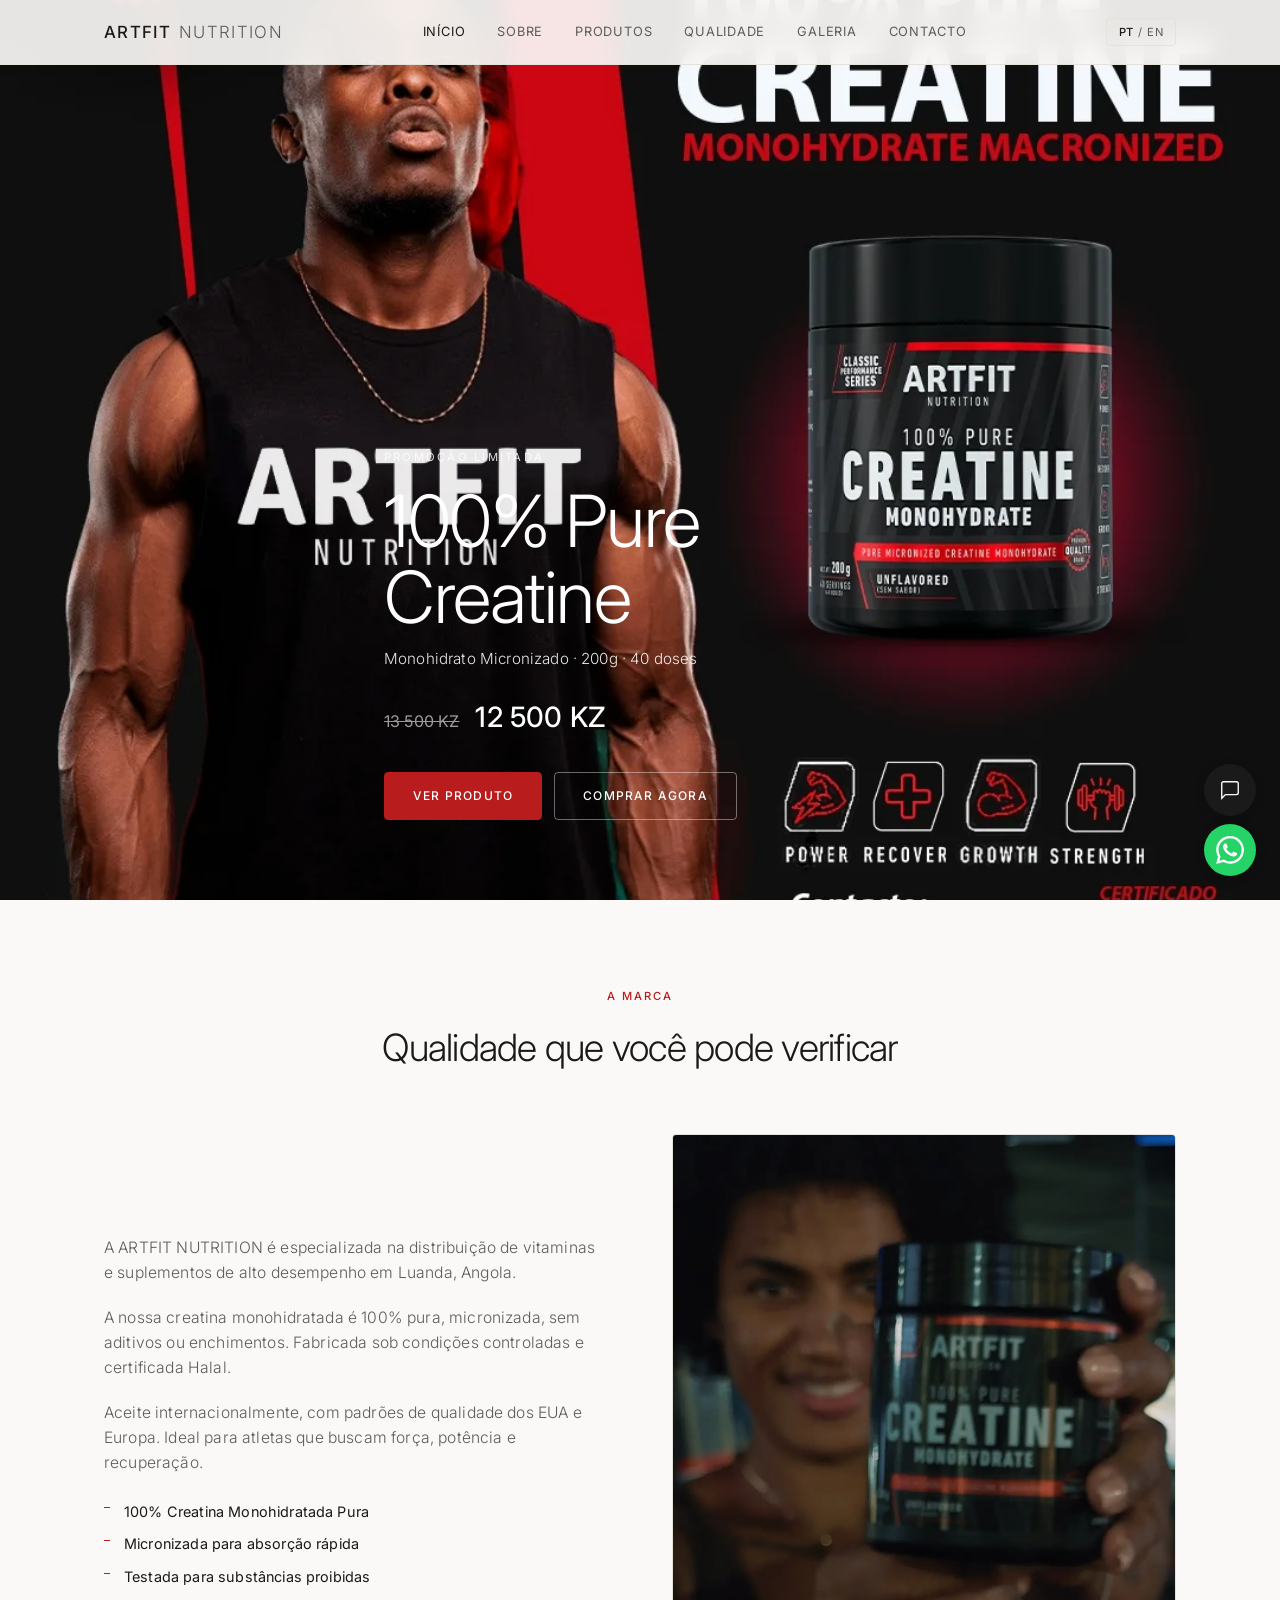
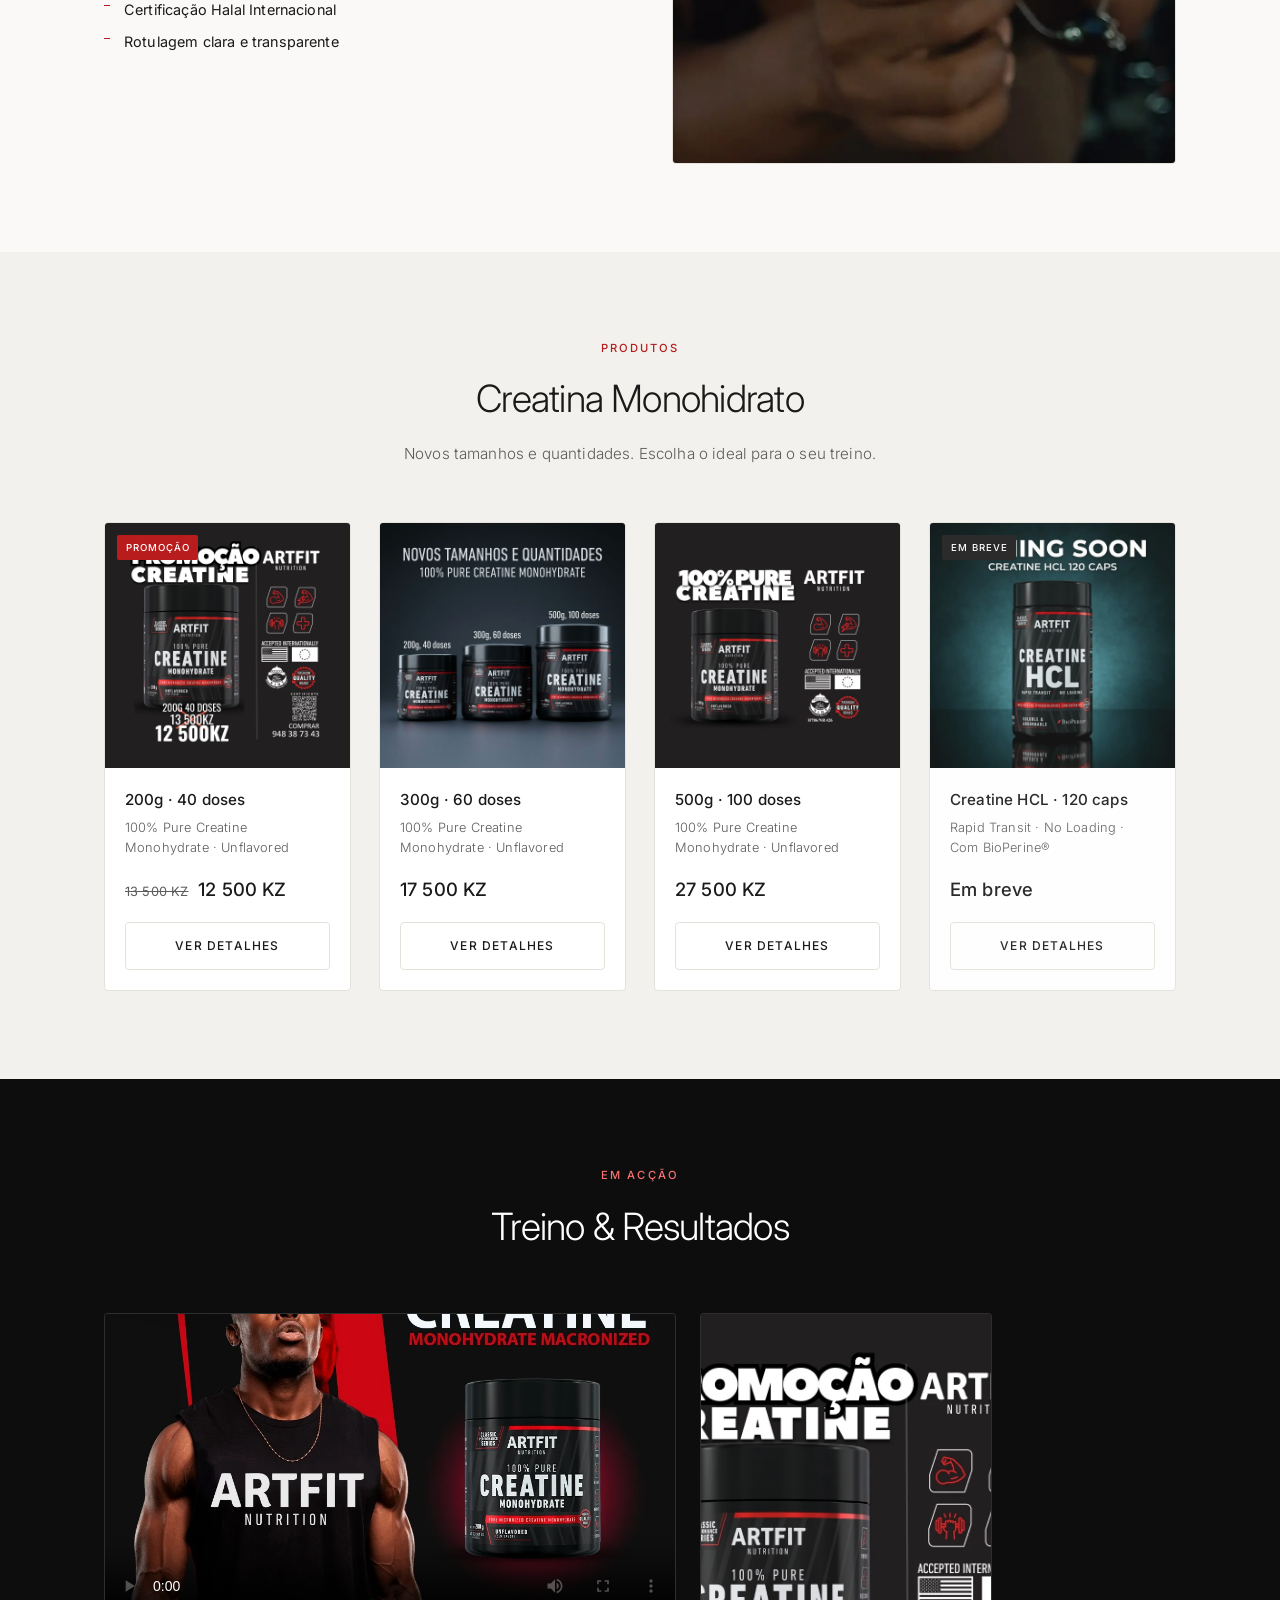
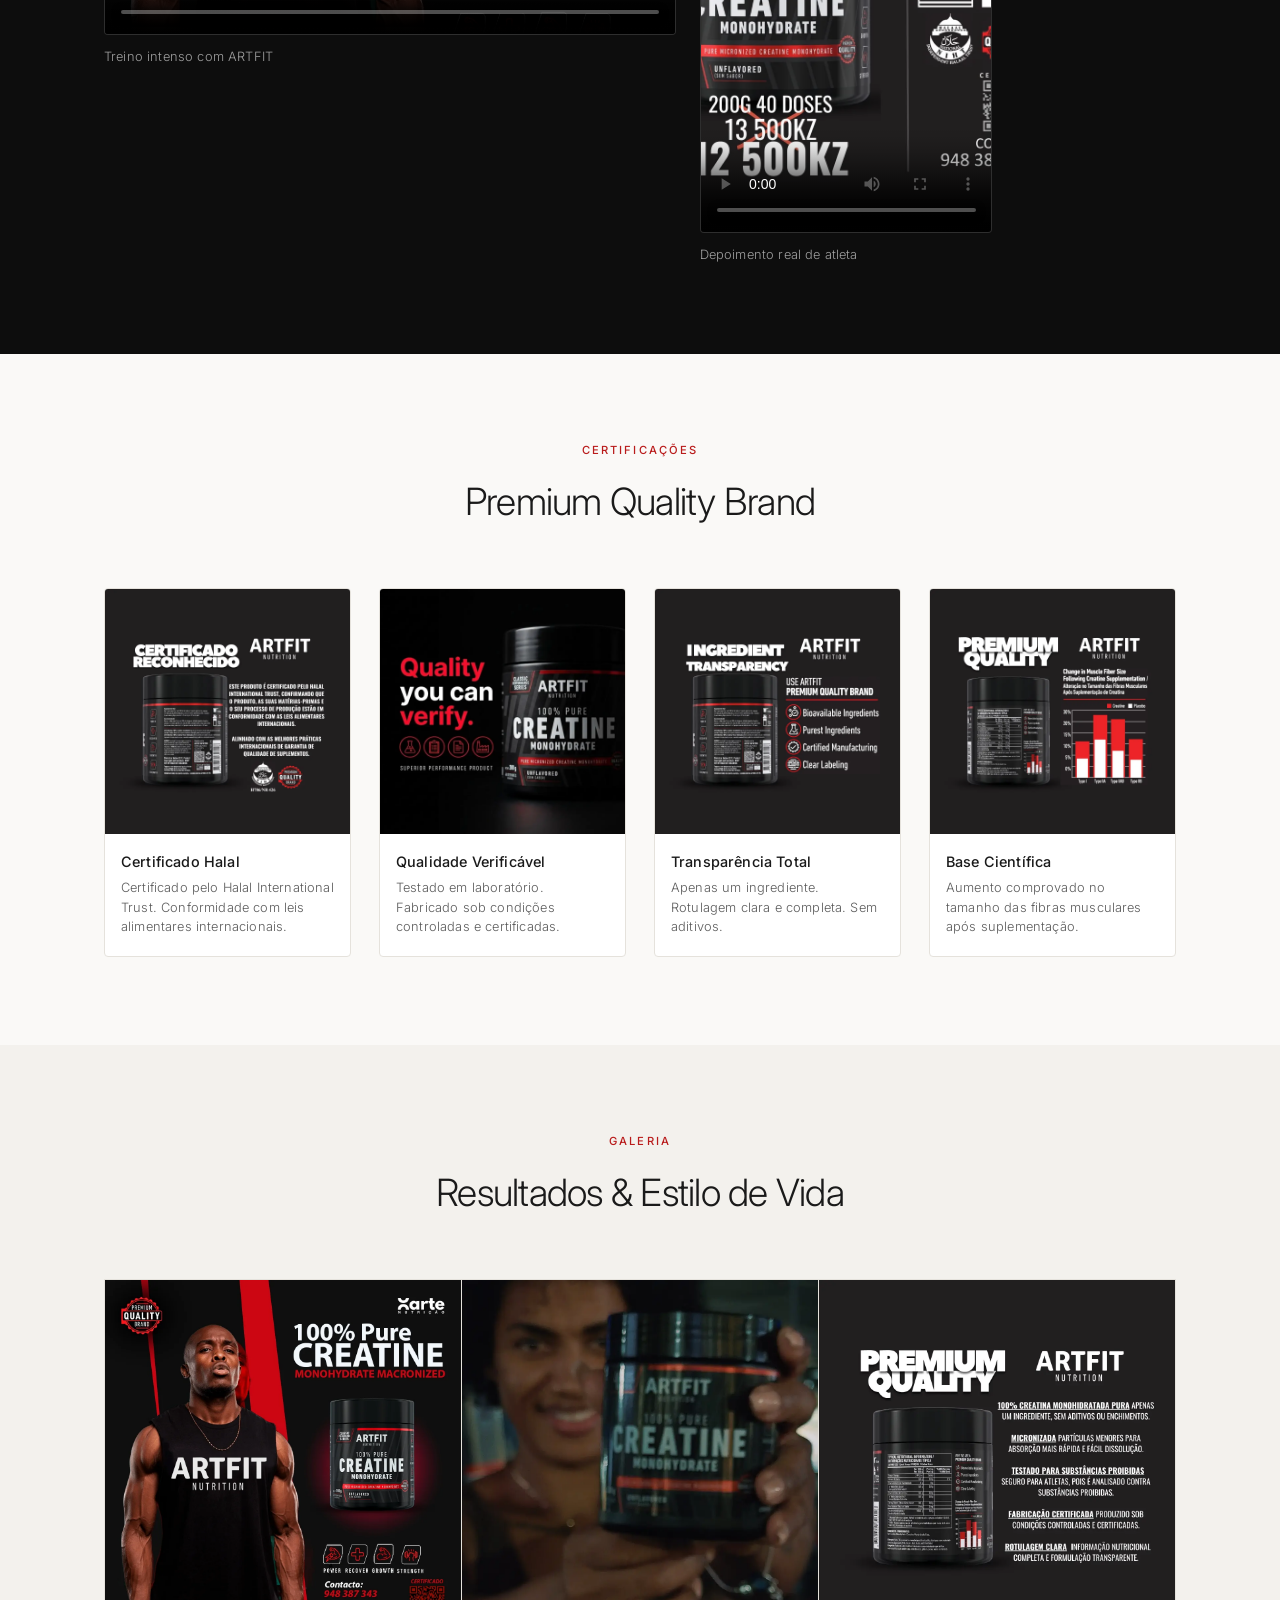
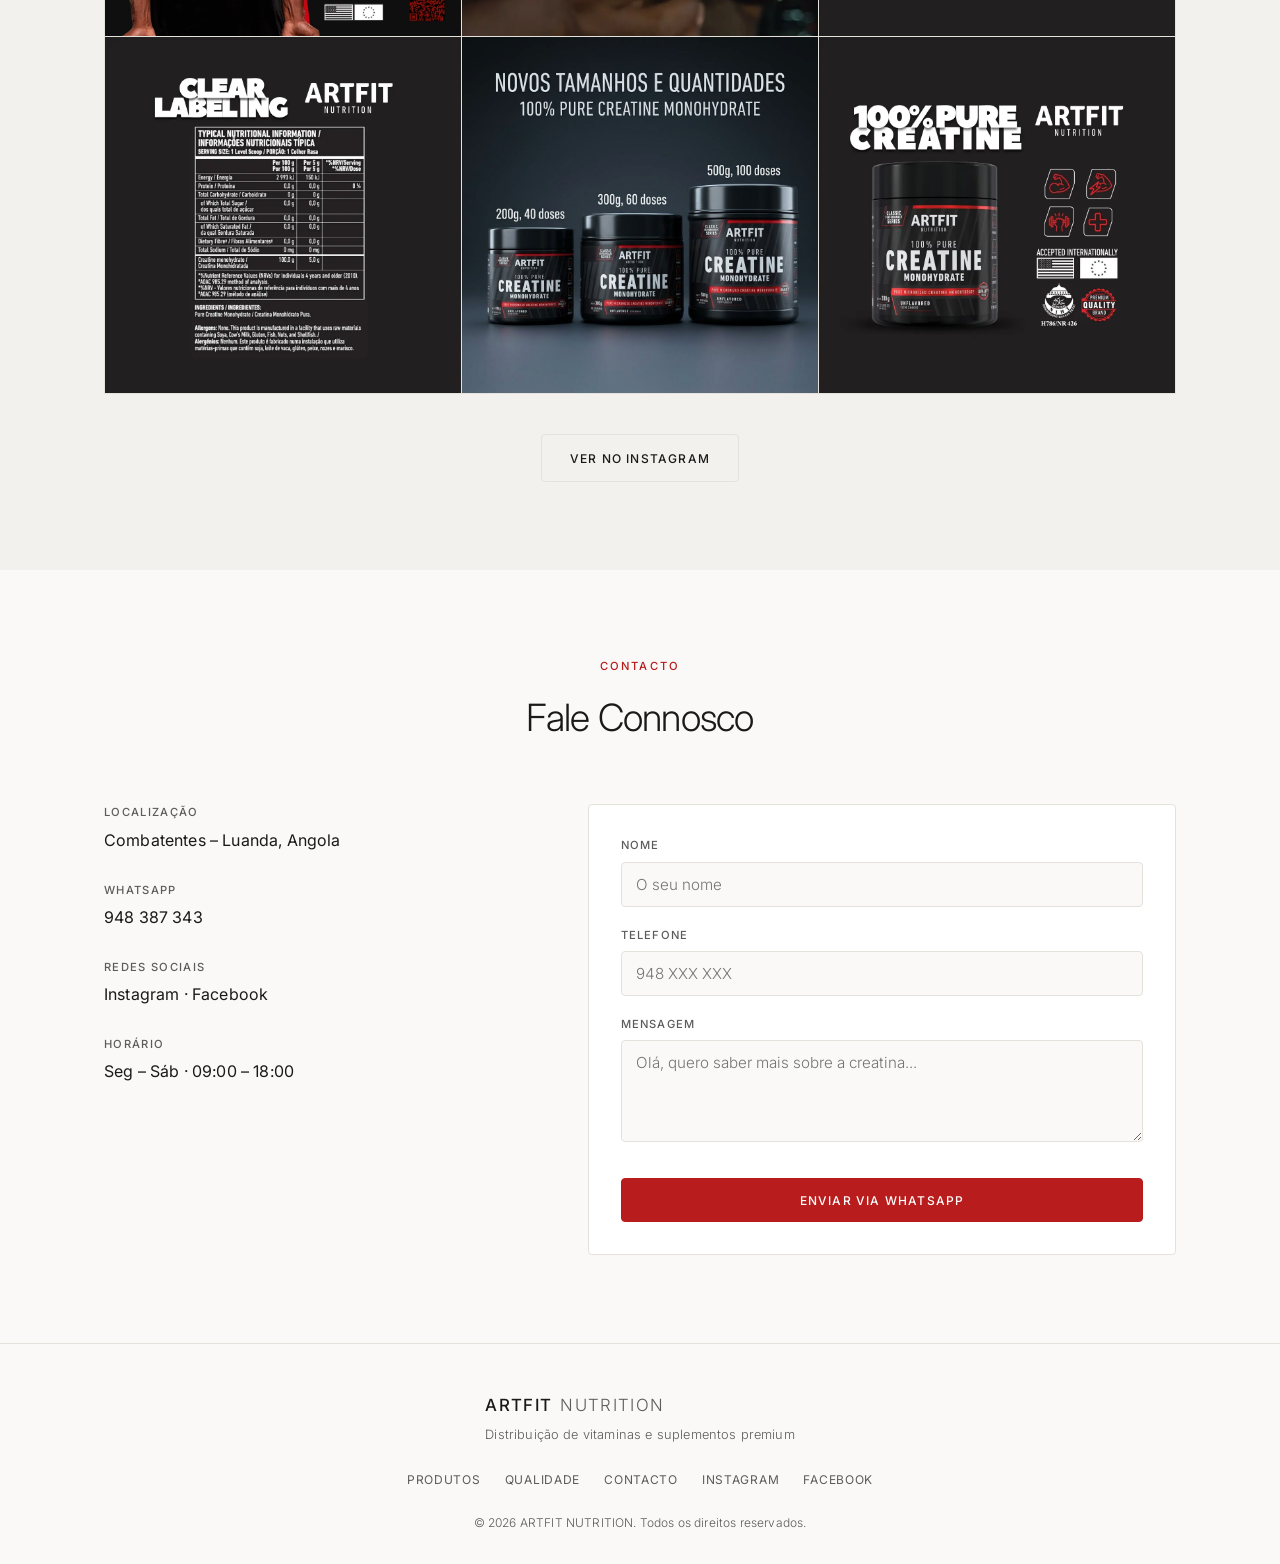
<file: artfit-nutrition/index.html>
<!DOCTYPE html>
<html lang="pt">
<head>
  <meta charset="UTF-8">
  <meta name="viewport" content="width=device-width, initial-scale=1.0">
  <meta name="description" content="ARTFIT NUTRITION – 100% Pure Creatine Monohydrate. Distribuição de vitaminas e suplementos em Luanda, Angola. Qualidade premium certificada.">
  <title>ARTFIT NUTRITION | Creatina Premium</title>
  <link rel="icon" href="assets/favicon.svg" type="image/svg+xml">
  <link rel="preconnect" href="https://fonts.googleapis.com">
  <link rel="preconnect" href="https://fonts.gstatic.com" crossorigin>
  <link href="https://fonts.googleapis.com/css2?family=Inter:wght@300;400;500;600&display=swap" rel="stylesheet">
  <link rel="stylesheet" href="styles.css">
</head>
<body>
  <!-- Header -->
  <header class="header" id="header">
    <div class="container header-inner">
      <a href="index.html" class="logo">ARTFIT <span>NUTRITION</span></a>
      <nav class="nav" id="nav">
        <a href="index.html#home" class="nav-link" data-i18n="nav_home">Início</a>
        <a href="index.html#about" class="nav-link" data-i18n="nav_about">Sobre</a>
        <a href="index.html#products" class="nav-link" data-i18n="nav_products">Produtos</a>
        <a href="index.html#quality" class="nav-link" data-i18n="nav_quality">Qualidade</a>
        <a href="index.html#gallery" class="nav-link" data-i18n="nav_gallery">Galeria</a>
        <a href="index.html#contact" class="nav-link" data-i18n="nav_contact">Contacto</a>
      </nav>
      <div class="header-actions">
        <button class="lang-toggle" id="langToggle" aria-label="Toggle language">
          <span class="lang-active">PT</span> / <span>EN</span>
        </button>
        <button class="hamburger" id="hamburger" aria-label="Menu">
          <span></span><span></span><span></span>
        </button>
      </div>
    </div>
  </header>

  <!-- Hero with rotating video backgrounds -->
  <section class="hero" id="home">
    <div class="hero-bg" id="heroVideos">
      <video class="hero-video active" autoplay muted playsinline webkit-playsinline x-webkit-airplay="deny" disablePictureInPicture preload="auto" poster="assets/images/hero-athlete.jpg" data-index="0">
        <source src="assets/videos/hero-1.mp4" type="video/mp4">
      </video>
      <video class="hero-video" muted playsinline webkit-playsinline x-webkit-airplay="deny" disablePictureInPicture preload="auto" poster="assets/images/hero-athlete.jpg" data-index="1">
        <source src="assets/videos/hero-2.mp4" type="video/mp4">
      </video>
      <video class="hero-video" muted playsinline webkit-playsinline x-webkit-airplay="deny" disablePictureInPicture preload="auto" poster="assets/images/hero-athlete.jpg" data-index="2">
        <source src="assets/videos/hero-3.mp4" type="video/mp4">
      </video>
      <div class="hero-overlay"></div>
    </div>
    <div class="container hero-content">
      <p class="hero-eyebrow" data-i18n="hero_eyebrow">PROMOÇÃO LIMITADA</p>
      <h1 class="hero-title" data-i18n="hero_title">100% Pure<br>Creatine</h1>
      <p class="hero-sub" data-i18n="hero_sub">Monohidrato Micronizado · 200g · 40 doses</p>
      <div class="hero-price">
        <span class="old-price">13 500 KZ</span>
        <span class="new-price">12 500 KZ</span>
      </div>
      <div style="display:flex;gap:0.75rem;flex-wrap:wrap;">
        <a href="product-200g.html" class="btn btn-primary" data-i18n="hero_cta">Ver Produto</a>
        <a href="https://wa.me/244948387343?text=Ol%C3%A1%2C%20quero%20comprar%20a%20Creatina%20ARTFIT%20200g" class="btn btn-outline-light" target="_blank" rel="noopener" data-i18n="hero_buy">Comprar Agora</a>
      </div>
    </div>
  </section>

  <!-- About -->
  <section class="section about" id="about">
    <div class="container">
      <div class="section-header">
        <p class="section-eyebrow" data-i18n="about_eyebrow">A MARCA</p>
        <h2 class="section-title" data-i18n="about_title">Qualidade que você pode verificar</h2>
      </div>
      <div class="about-grid">
        <div class="about-text">
          <p data-i18n="about_p1">A ARTFIT NUTRITION é especializada na distribuição de vitaminas e suplementos de alto desempenho em Luanda, Angola.</p>
          <p data-i18n="about_p2">A nossa creatina monohidratada é 100% pura, micronizada, sem aditivos ou enchimentos. Fabricada sob condições controladas e certificada Halal.</p>
          <p data-i18n="about_p3">Aceite internacionalmente, com padrões de qualidade dos EUA e Europa. Ideal para atletas que buscam força, potência e recuperação.</p>
          <ul class="about-list">
            <li data-i18n="about_li1">100% Creatina Monohidratada Pura</li>
            <li data-i18n="about_li2">Micronizada para absorção rápida</li>
            <li data-i18n="about_li3">Testada para substâncias proibidas</li>
            <li data-i18n="about_li4">Certificação Halal Internacional</li>
            <li data-i18n="about_li5">Rotulagem clara e transparente</li>
          </ul>
        </div>
        <div class="about-image">
          <img src="assets/images/woman-holding.jpg" alt="Produto ARTFIT" loading="lazy">
        </div>
      </div>
    </div>
  </section>

  <!-- Products -->
  <section class="section products" id="products">
    <div class="container">
      <div class="section-header">
        <p class="section-eyebrow" data-i18n="products_eyebrow">PRODUTOS</p>
        <h2 class="section-title" data-i18n="products_title">Creatina Monohidrato</h2>
        <p class="section-desc" data-i18n="products_desc">Novos tamanhos e quantidades. Escolha o ideal para o seu treino.</p>
      </div>
      <div class="products-grid">
        <article class="product-card">
          <a href="product-200g.html" class="product-img-wrap">
            <img src="assets/images/promo-creatine.jpg" alt="Creatina 200g" loading="lazy">
            <span class="badge" data-i18n="badge_promo">PROMOÇÃO</span>
          </a>
          <div class="product-body">
            <h3 class="product-name">200g · 40 doses</h3>
            <p class="product-desc" data-i18n="prod_200_desc">100% Pure Creatine Monohydrate · Unflavored</p>
            <div class="product-price">
              <span class="old">13 500 KZ</span>
              <span class="current">12 500 KZ</span>
            </div>
            <a href="product-200g.html" class="btn btn-outline" data-i18n="view_btn">Ver detalhes</a>
          </div>
        </article>
        <article class="product-card">
          <a href="product-300g.html" class="product-img-wrap">
            <img src="assets/images/sizes.jpg" alt="Creatina 300g" loading="lazy">
          </a>
          <div class="product-body">
            <h3 class="product-name">300g · 60 doses</h3>
            <p class="product-desc" data-i18n="prod_300_desc">100% Pure Creatine Monohydrate · Unflavored</p>
            <div class="product-price">
              <span class="current">17 500 KZ</span>
            </div>
            <a href="product-300g.html" class="btn btn-outline" data-i18n="view_btn">Ver detalhes</a>
          </div>
        </article>
        <article class="product-card">
          <a href="product-500g.html" class="product-img-wrap">
            <img src="assets/images/product-icons.jpg" alt="Creatina 500g" loading="lazy">
          </a>
          <div class="product-body">
            <h3 class="product-name">500g · 100 doses</h3>
            <p class="product-desc" data-i18n="prod_500_desc">100% Pure Creatine Monohydrate · Unflavored</p>
            <div class="product-price">
              <span class="current">27 500 KZ</span>
            </div>
            <a href="product-500g.html" class="btn btn-outline" data-i18n="view_btn">Ver detalhes</a>
          </div>
        </article>
        <article class="product-card coming-soon">
          <div class="product-img-wrap">
            <img src="assets/images/coming-soon-hcl.jpg" alt="Creatine HCL" loading="lazy">
            <span class="badge badge-soon" data-i18n="badge_soon">EM BREVE</span>
          </div>
          <div class="product-body">
            <h3 class="product-name">Creatine HCL · 120 caps</h3>
            <p class="product-desc" data-i18n="prod_hcl_desc">Rapid Transit · No Loading · Com BioPerine®</p>
            <div class="product-price">
              <span class="current" data-i18n="soon_price">Em breve</span>
            </div>
            <a href="product-hcl.html" class="btn btn-outline" data-i18n="view_btn">Ver detalhes</a>
          </div>
        </article>
      </div>
    </div>
  </section>

  <!-- Video / Lifestyle -->
  <section class="section video-section" id="video">
    <div class="container">
      <div class="section-header">
        <p class="section-eyebrow" data-i18n="video_eyebrow">EM ACÇÃO</p>
        <h2 class="section-title" data-i18n="video_title">Treino & Resultados</h2>
      </div>
      <div class="video-grid">
        <div>
          <div class="video-wrap landscape">
            <video controls playsinline poster="assets/images/hero-athlete.jpg" preload="metadata">
              <source src="assets/videos/workout.mp4" type="video/mp4">
            </video>
          </div>
          <p class="video-caption" data-i18n="video_cap1">Treino intenso com ARTFIT</p>
        </div>
        <div>
          <div class="video-wrap">
            <video controls playsinline poster="assets/images/promo-creatine.jpg" preload="metadata">
              <source src="assets/videos/testimonial.mp4" type="video/mp4">
            </video>
          </div>
          <p class="video-caption" data-i18n="video_cap2">Depoimento real de atleta</p>
        </div>
      </div>
    </div>
  </section>

  <!-- Quality -->
  <section class="section quality" id="quality">
    <div class="container">
      <div class="section-header">
        <p class="section-eyebrow" data-i18n="quality_eyebrow">CERTIFICAÇÕES</p>
        <h2 class="section-title" data-i18n="quality_title">Premium Quality Brand</h2>
      </div>
      <div class="quality-grid">
        <div class="quality-card">
          <img src="assets/images/halal-cert.jpg" alt="Halal Certificate" loading="lazy">
          <h3 data-i18n="q1_title">Certificado Halal</h3>
          <p data-i18n="q1_desc">Certificado pelo Halal International Trust. Conformidade com leis alimentares internacionais.</p>
        </div>
        <div class="quality-card">
          <img src="assets/images/quality-verify.jpg" alt="Quality Verify" loading="lazy">
          <h3 data-i18n="q2_title">Qualidade Verificável</h3>
          <p data-i18n="q2_desc">Testado em laboratório. Fabricado sob condições controladas e certificadas.</p>
        </div>
        <div class="quality-card">
          <img src="assets/images/transparency.jpg" alt="Transparency" loading="lazy">
          <h3 data-i18n="q3_title">Transparência Total</h3>
          <p data-i18n="q3_desc">Apenas um ingrediente. Rotulagem clara e completa. Sem aditivos.</p>
        </div>
        <div class="quality-card">
          <img src="assets/images/muscle-graph.jpg" alt="Science" loading="lazy">
          <h3 data-i18n="q4_title">Base Científica</h3>
          <p data-i18n="q4_desc">Aumento comprovado no tamanho das fibras musculares após suplementação.</p>
        </div>
      </div>
    </div>
  </section>

  <!-- Gallery -->
  <section class="section gallery" id="gallery">
    <div class="container">
      <div class="section-header">
        <p class="section-eyebrow" data-i18n="gallery_eyebrow">GALERIA</p>
        <h2 class="section-title" data-i18n="gallery_title">Resultados & Estilo de Vida</h2>
      </div>
      <div class="gallery-grid">
        <figure class="gallery-item"><img src="assets/images/hero-athlete.jpg" alt="Athlete" loading="lazy"></figure>
        <figure class="gallery-item"><img src="assets/images/woman-holding.jpg" alt="Product" loading="lazy"></figure>
        <figure class="gallery-item"><img src="assets/images/premium-back.jpg" alt="Label" loading="lazy"></figure>
        <figure class="gallery-item"><img src="assets/images/nutrition-label.jpg" alt="Nutrition Info" loading="lazy"></figure>
        <figure class="gallery-item"><img src="assets/images/sizes.jpg" alt="Sizes" loading="lazy"></figure>
        <figure class="gallery-item"><img src="assets/images/product-icons.jpg" alt="Icons" loading="lazy"></figure>
      </div>
      <div class="gallery-cta">
        <a href="https://www.instagram.com/p/DWgnCA7jNE0/" target="_blank" rel="noopener" class="btn btn-outline" data-i18n="ig_cta">Ver no Instagram</a>
      </div>
    </div>
  </section>

  <!-- Contact -->
  <section class="section contact" id="contact">
    <div class="container">
      <div class="section-header">
        <p class="section-eyebrow" data-i18n="contact_eyebrow">CONTACTO</p>
        <h2 class="section-title" data-i18n="contact_title">Fale Connosco</h2>
      </div>
      <div class="contact-grid">
        <div class="contact-info">
          <div class="info-item">
            <h4 data-i18n="info_loc">Localização</h4>
            <p>Combatentes – Luanda, Angola</p>
          </div>
          <div class="info-item">
            <h4 data-i18n="info_phone">WhatsApp</h4>
            <p><a href="https://wa.me/244948387343" target="_blank" rel="noopener">948 387 343</a></p>
          </div>
          <div class="info-item">
            <h4 data-i18n="info_social">Redes Sociais</h4>
            <p>
              <a href="https://www.instagram.com/p/DWgnCA7jNE0/" target="_blank" rel="noopener">Instagram</a>
              ·
              <a href="https://www.facebook.com/profile.php?id=61579702071397" target="_blank" rel="noopener">Facebook</a>
            </p>
          </div>
          <div class="info-item">
            <h4 data-i18n="info_hours">Horário</h4>
            <p data-i18n="hours">Seg – Sáb · 09:00 – 18:00</p>
          </div>
        </div>
        <form class="contact-form" id="contactForm">
          <div class="form-group">
            <label for="name" data-i18n="form_name">Nome</label>
            <input type="text" id="name" name="name" required placeholder="O seu nome">
          </div>
          <div class="form-group">
            <label for="phone" data-i18n="form_phone">Telefone</label>
            <input type="tel" id="phone" name="phone" placeholder="948 XXX XXX">
          </div>
          <div class="form-group">
            <label for="message" data-i18n="form_msg">Mensagem</label>
            <textarea id="message" name="message" rows="4" required placeholder="Olá, quero saber mais sobre a creatina..."></textarea>
          </div>
          <button type="submit" class="btn btn-primary" data-i18n="form_submit">Enviar via WhatsApp</button>
        </form>
      </div>
    </div>
  </section>

  <!-- Footer -->
  <footer class="footer">
    <div class="container footer-inner">
      <div class="footer-brand">
        <a href="index.html" class="logo">ARTFIT <span>NUTRITION</span></a>
        <p data-i18n="footer_tag">Distribuição de vitaminas e suplementos premium</p>
      </div>
      <div class="footer-links">
        <a href="index.html#products" data-i18n="nav_products">Produtos</a>
        <a href="index.html#quality" data-i18n="nav_quality">Qualidade</a>
        <a href="index.html#contact" data-i18n="nav_contact">Contacto</a>
        <a href="https://www.instagram.com/p/DWgnCA7jNE0/" target="_blank" rel="noopener">Instagram</a>
        <a href="https://www.facebook.com/profile.php?id=61579702071397" target="_blank" rel="noopener">Facebook</a>
      </div>
      <p class="footer-copy">&copy; 2026 ARTFIT NUTRITION. <span data-i18n="footer_rights">Todos os direitos reservados.</span></p>
    </div>
  </footer>

  <a href="https://wa.me/244948387343?text=Ol%C3%A1%2C%20vim%20pelo%20site%20e%20quero%20saber%20mais%20sobre%20a%20Creatina%20ARTFIT" class="whatsapp-float" target="_blank" rel="noopener" aria-label="WhatsApp">
    <svg viewBox="0 0 24 24" width="28" height="28" fill="currentColor"><path d="M17.472 14.382c-.297-.149-1.758-.867-2.03-.967-.273-.099-.471-.148-.67.15-.197.297-.767.966-.94 1.164-.173.199-.347.223-.644.075-.297-.15-1.255-.463-2.39-1.475-.883-.788-1.48-1.761-1.653-2.059-.173-.297-.018-.458.13-.606.134-.133.298-.347.446-.52.149-.174.198-.298.298-.497.099-.198.05-.371-.025-.52-.075-.149-.669-1.612-.916-2.207-.242-.579-.487-.5-.669-.51-.173-.008-.371-.01-.57-.01-.198 0-.52.074-.792.372-.272.297-1.04 1.016-1.04 2.479 0 1.462 1.065 2.875 1.213 3.074.149.198 2.096 3.2 5.077 4.487.709.306 1.262.489 1.694.625.712.227 1.36.195 1.871.118.571-.085 1.758-.719 2.006-1.413.248-.694.248-1.289.173-1.413-.074-.124-.272-.198-.57-.347m-5.421 7.403h-.004a9.87 9.87 0 01-5.031-1.378l-.361-.214-3.741.982.998-3.648-.235-.374a9.86 9.86 0 01-1.51-5.26c.001-5.45 4.436-9.884 9.888-9.884 2.64 0 5.122 1.03 6.988 2.898a9.825 9.825 0 012.893 6.994c-.003 5.45-4.435 9.884-9.885 9.884m8.413-18.297A11.815 11.815 0 0012.05 0C5.495 0 .16 5.335.157 11.892c0 2.096.547 4.142 1.588 5.945L.057 24l6.305-1.654a11.882 11.882 0 005.683 1.448h.005c6.554 0 11.89-5.335 11.893-11.893a11.821 11.821 0 00-3.48-8.413z"/></svg>
  </a>

  <script src="script.js"></script>
</body>
</html>
</file>
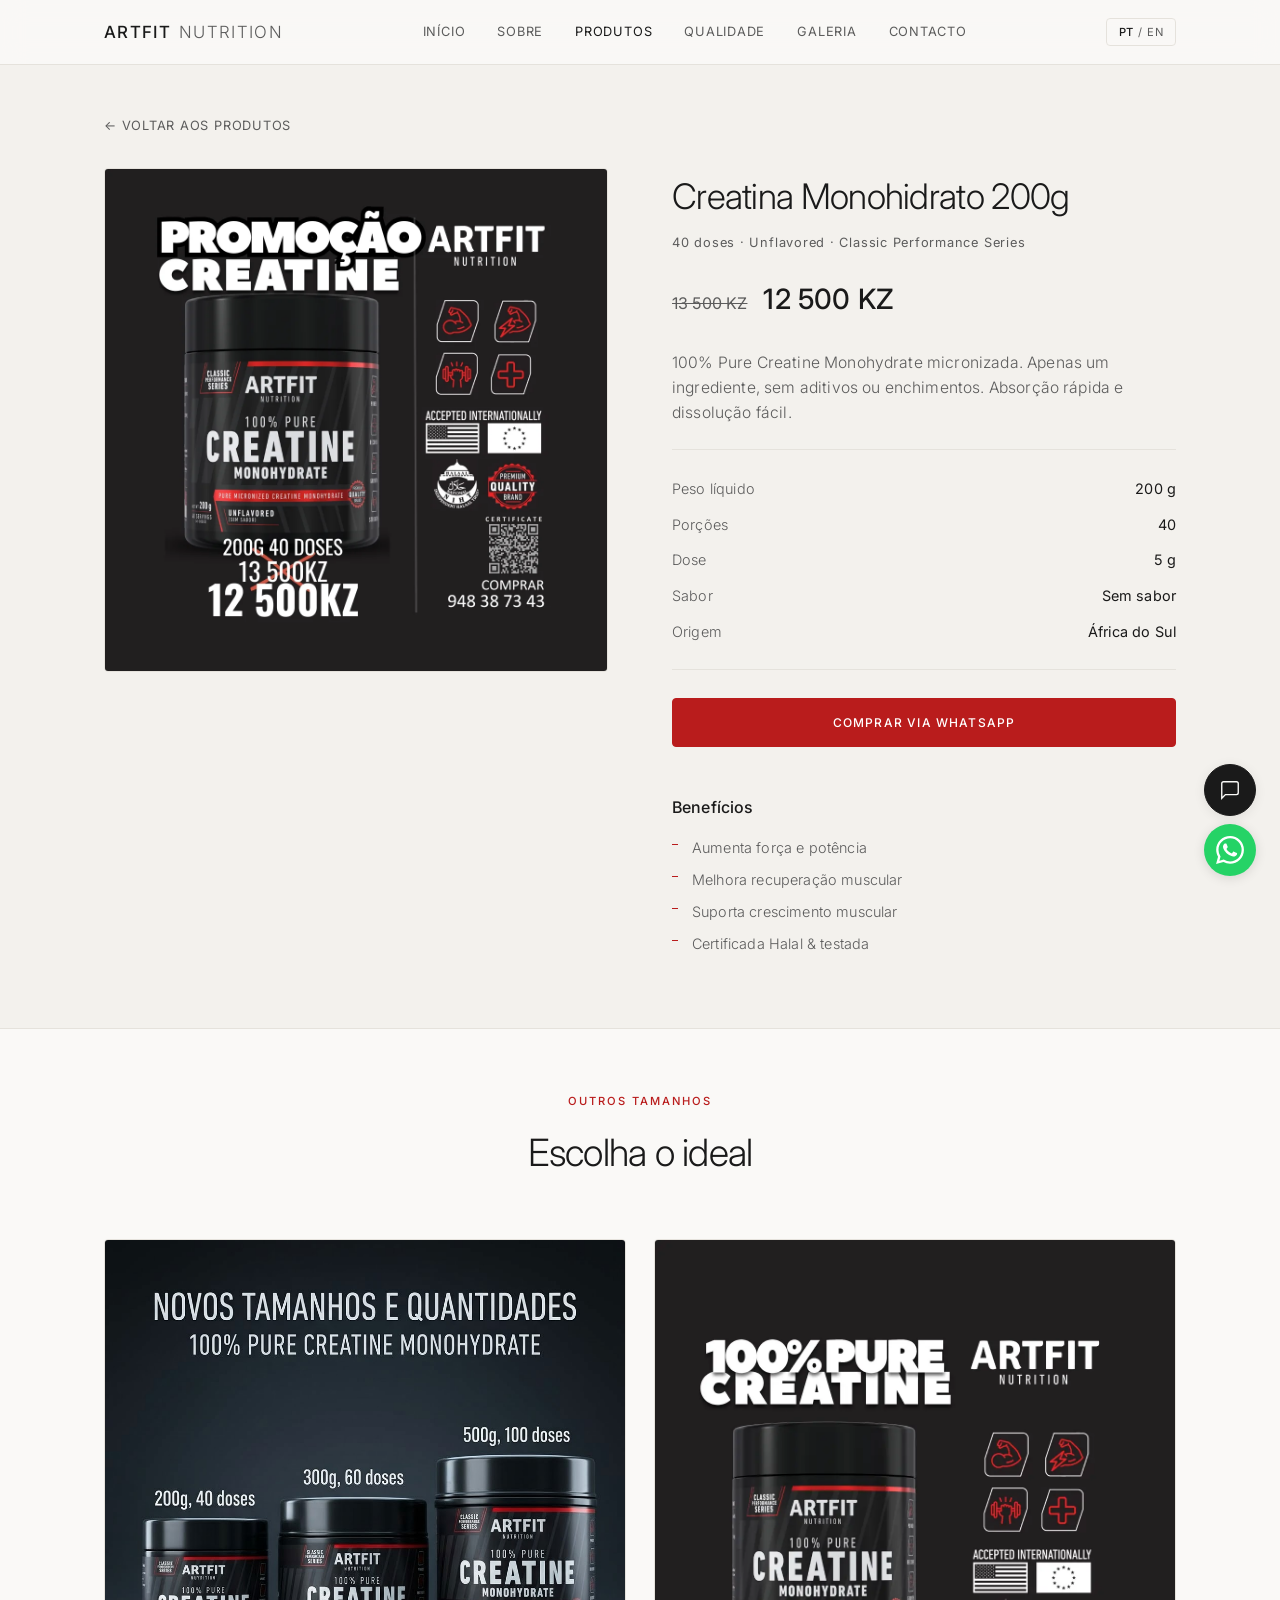
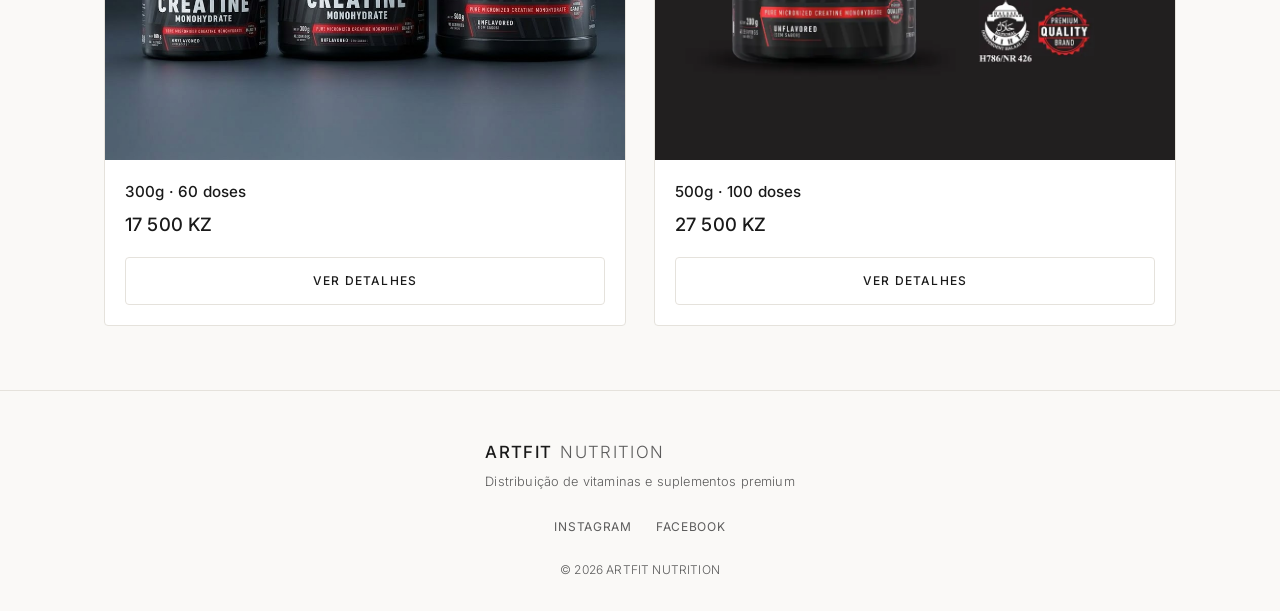
<file: artfit-nutrition/product-200g.html>
<!DOCTYPE html>
<html lang="pt">
<head>
  <meta charset="UTF-8">
  <meta name="viewport" content="width=device-width, initial-scale=1.0">
  <meta name="description" content="ARTFIT Creatina Monohidrato 200g – 100% Pure, micronizada, 40 doses. Promoção 12 500 KZ.">
  <title>Creatina 200g | ARTFIT NUTRITION</title>
  <link rel="icon" href="assets/favicon.svg" type="image/svg+xml">
  <link rel="preconnect" href="https://fonts.googleapis.com">
  <link rel="preconnect" href="https://fonts.gstatic.com" crossorigin>
  <link href="https://fonts.googleapis.com/css2?family=Inter:wght@300;400;500;600&display=swap" rel="stylesheet">
  <link rel="stylesheet" href="styles.css">
</head>
<body>
  <header class="header">
    <div class="container header-inner">
      <a href="index.html" class="logo">ARTFIT <span>NUTRITION</span></a>
      <nav class="nav" id="nav">
        <a href="index.html#home" class="nav-link" data-i18n="nav_home">Início</a>
        <a href="index.html#about" class="nav-link" data-i18n="nav_about">Sobre</a>
        <a href="index.html#products" class="nav-link active" data-i18n="nav_products">Produtos</a>
        <a href="index.html#quality" class="nav-link" data-i18n="nav_quality">Qualidade</a>
        <a href="index.html#gallery" class="nav-link" data-i18n="nav_gallery">Galeria</a>
        <a href="index.html#contact" class="nav-link" data-i18n="nav_contact">Contacto</a>
      </nav>
      <div class="header-actions">
        <button class="lang-toggle" id="langToggle" aria-label="Toggle language"><span class="lang-active">PT</span> / <span>EN</span></button>
        <button class="hamburger" id="hamburger" aria-label="Menu"><span></span><span></span><span></span></button>
      </div>
    </div>
  </header>

  <section class="product-hero">
    <div class="container">
      <a href="index.html#products" class="back-link" data-i18n="back">← Voltar aos produtos</a>
      <div class="product-detail-grid">
        <div class="product-gallery">
          <img src="assets/images/promo-creatine.jpg" alt="Creatina ARTFIT 200g">
        </div>
        <div class="product-info">
          <h1>Creatina Monohidrato 200g</h1>
          <p class="sku">40 doses · Unflavored · Classic Performance Series</p>
          <div class="price-block">
            <span class="old">13 500 KZ</span>
            <span class="current">12 500 KZ</span>
          </div>
          <p class="desc" data-i18n="p200_desc">100% Pure Creatine Monohydrate micronizada. Apenas um ingrediente, sem aditivos ou enchimentos. Absorção rápida e dissolução fácil.</p>
          <ul class="product-meta">
            <li><span data-i18n="meta_weight">Peso líquido</span><span>200 g</span></li>
            <li><span data-i18n="meta_serv">Porções</span><span>40</span></li>
            <li><span data-i18n="meta_dose">Dose</span><span>5 g</span></li>
            <li><span data-i18n="meta_flavor">Sabor</span><span>Sem sabor</span></li>
            <li><span data-i18n="meta_origin">Origem</span><span>África do Sul</span></li>
          </ul>
          <div class="product-actions">
            <a href="https://wa.me/244948387343?text=Ol%C3%A1%2C%20quero%20comprar%20Creatina%20ARTFIT%20200g%20-%2012%20500%20KZ" class="btn btn-primary" target="_blank" rel="noopener" data-i18n="buy_now">Comprar via WhatsApp</a>
          </div>
          <div class="benefits">
            <h3 data-i18n="benefits_title">Benefícios</h3>
            <ul>
              <li data-i18n="b1">Aumenta força e potência</li>
              <li data-i18n="b2">Melhora recuperação muscular</li>
              <li data-i18n="b3">Suporta crescimento muscular</li>
              <li data-i18n="b4">Certificada Halal & testada</li>
            </ul>
          </div>
        </div>
      </div>
    </div>
  </section>

  <section class="related">
    <div class="container">
      <div class="section-header">
        <p class="section-eyebrow" data-i18n="related_eyebrow">OUTROS TAMANHOS</p>
        <h2 class="section-title" data-i18n="related_title">Escolha o ideal</h2>
      </div>
      <div class="products-grid" style="grid-template-columns: repeat(auto-fit, minmax(240px, 1fr));">
        <article class="product-card">
          <a href="product-300g.html" class="product-img-wrap"><img src="assets/images/sizes.jpg" alt="300g"></a>
          <div class="product-body">
            <h3 class="product-name">300g · 60 doses</h3>
            <div class="product-price"><span class="current">17 500 KZ</span></div>
            <a href="product-300g.html" class="btn btn-outline" data-i18n="view_btn">Ver detalhes</a>
          </div>
        </article>
        <article class="product-card">
          <a href="product-500g.html" class="product-img-wrap"><img src="assets/images/product-icons.jpg" alt="500g"></a>
          <div class="product-body">
            <h3 class="product-name">500g · 100 doses</h3>
            <div class="product-price"><span class="current">27 500 KZ</span></div>
            <a href="product-500g.html" class="btn btn-outline" data-i18n="view_btn">Ver detalhes</a>
          </div>
        </article>
      </div>
    </div>
  </section>

  <footer class="footer">
    <div class="container footer-inner">
      <div class="footer-brand">
        <a href="index.html" class="logo">ARTFIT <span>NUTRITION</span></a>
        <p data-i18n="footer_tag">Distribuição de vitaminas e suplementos premium</p>
      </div>
      <div class="footer-links">
        <a href="https://www.instagram.com/p/DWgnCA7jNE0/" target="_blank" rel="noopener">Instagram</a>
        <a href="https://www.facebook.com/profile.php?id=61579702071397" target="_blank" rel="noopener">Facebook</a>
      </div>
      <p class="footer-copy">&copy; 2026 ARTFIT NUTRITION</p>
    </div>
  </footer>

  <a href="https://wa.me/244948387343?text=Ol%C3%A1%2C%20quero%20comprar%20Creatina%20ARTFIT%20200g" class="whatsapp-float" target="_blank" rel="noopener" aria-label="WhatsApp">
    <svg viewBox="0 0 24 24" width="28" height="28" fill="currentColor"><path d="M17.472 14.382c-.297-.149-1.758-.867-2.03-.967-.273-.099-.471-.148-.67.15-.197.297-.767.966-.94 1.164-.173.199-.347.223-.644.075-.297-.15-1.255-.463-2.39-1.475-.883-.788-1.48-1.761-1.653-2.059-.173-.297-.018-.458.13-.606.134-.133.298-.347.446-.52.149-.174.198-.298.298-.497.099-.198.05-.371-.025-.52-.075-.149-.669-1.612-.916-2.207-.242-.579-.487-.5-.669-.51-.173-.008-.371-.01-.57-.01-.198 0-.52.074-.792.372-.272.297-1.04 1.016-1.04 2.479 0 1.462 1.065 2.875 1.213 3.074.149.198 2.096 3.2 5.077 4.487.709.306 1.262.489 1.694.625.712.227 1.36.195 1.871.118.571-.085 1.758-.719 2.006-1.413.248-.694.248-1.289.173-1.413-.074-.124-.272-.198-.57-.347m-5.421 7.403h-.004a9.87 9.87 0 01-5.031-1.378l-.361-.214-3.741.982.998-3.648-.235-.374a9.86 9.86 0 01-1.51-5.26c.001-5.45 4.436-9.884 9.888-9.884 2.64 0 5.122 1.03 6.988 2.898a9.825 9.825 0 012.893 6.994c-.003 5.45-4.435 9.884-9.885 9.884m8.413-18.297A11.815 11.815 0 0012.05 0C5.495 0 .16 5.335.157 11.892c0 2.096.547 4.142 1.588 5.945L.057 24l6.305-1.654a11.882 11.882 0 005.683 1.448h.005c6.554 0 11.89-5.335 11.893-11.893a11.821 11.821 0 00-3.48-8.413z"/></svg>
  </a>
  <script src="script.js"></script>
</body>
</html>
</file>
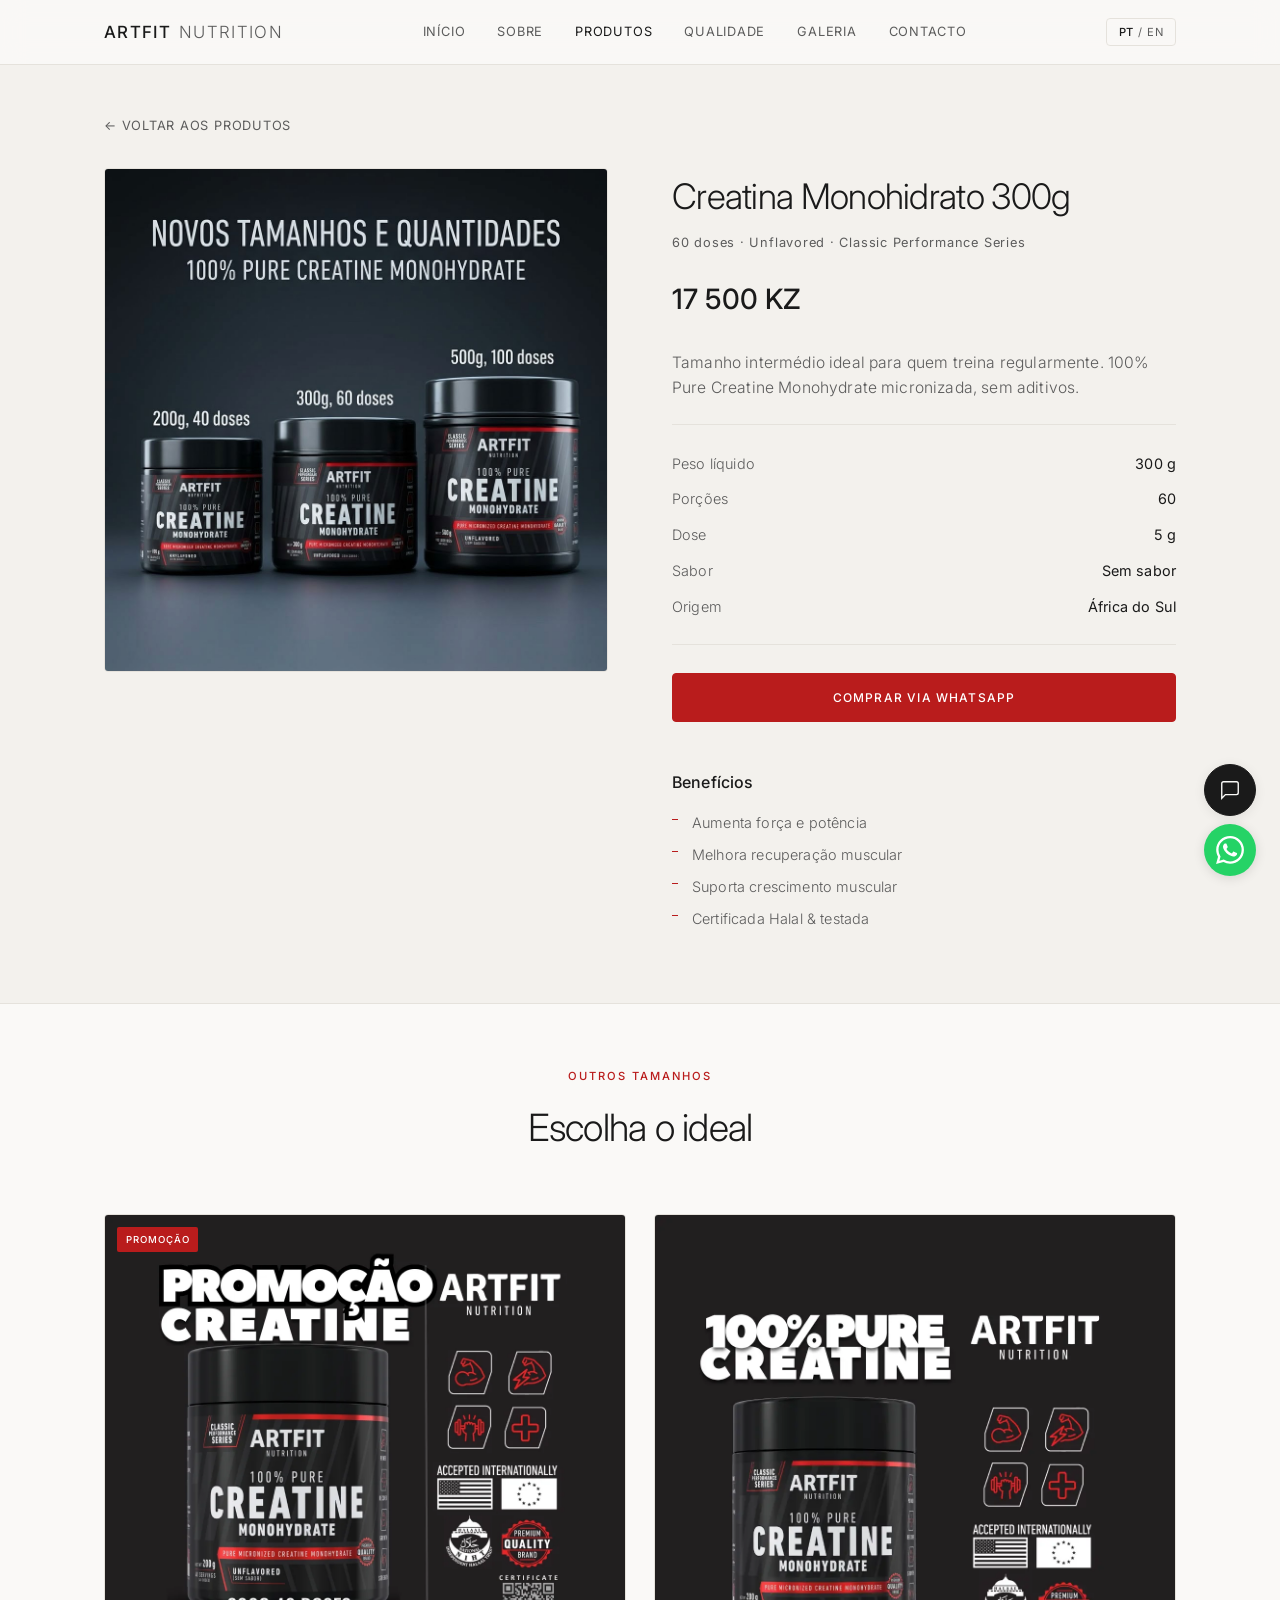
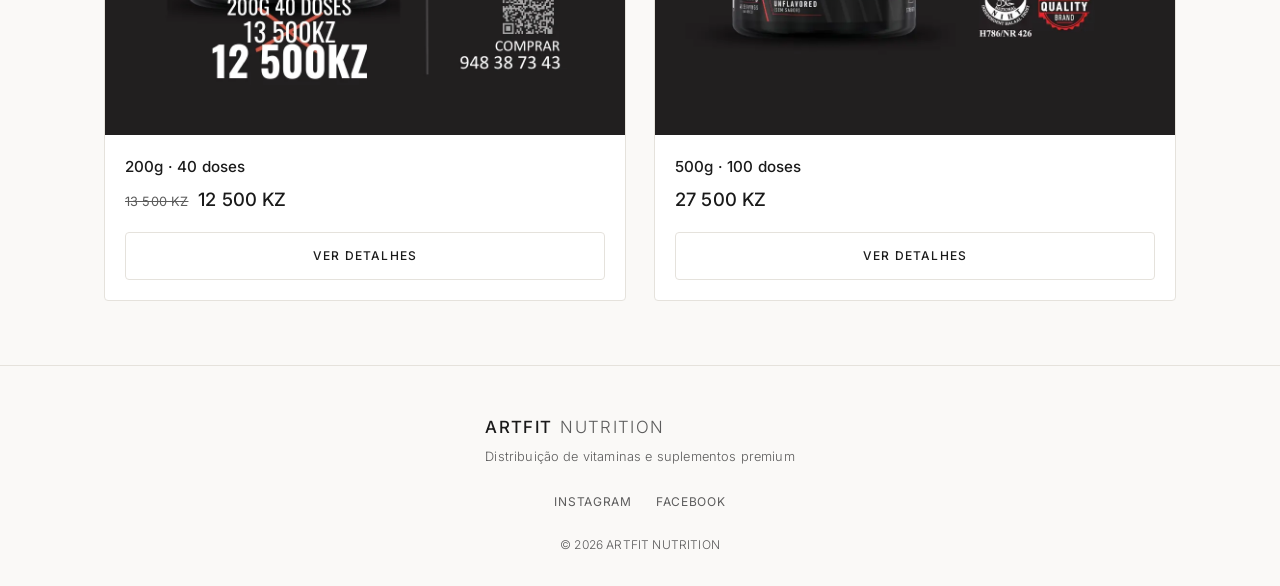
<file: artfit-nutrition/product-300g.html>
<!DOCTYPE html>
<html lang="pt">
<head>
  <meta charset="UTF-8">
  <meta name="viewport" content="width=device-width, initial-scale=1.0">
  <meta name="description" content="ARTFIT Creatina Monohidrato 300g – 100% Pure, micronizada, 60 doses. 17 500 KZ.">
  <title>Creatina 300g | ARTFIT NUTRITION</title>
  <link rel="icon" href="assets/favicon.svg" type="image/svg+xml">
  <link rel="preconnect" href="https://fonts.googleapis.com">
  <link rel="preconnect" href="https://fonts.gstatic.com" crossorigin>
  <link href="https://fonts.googleapis.com/css2?family=Inter:wght@300;400;500;600&display=swap" rel="stylesheet">
  <link rel="stylesheet" href="styles.css">
</head>
<body>
  <header class="header">
    <div class="container header-inner">
      <a href="index.html" class="logo">ARTFIT <span>NUTRITION</span></a>
      <nav class="nav" id="nav">
        <a href="index.html#home" class="nav-link" data-i18n="nav_home">Início</a>
        <a href="index.html#about" class="nav-link" data-i18n="nav_about">Sobre</a>
        <a href="index.html#products" class="nav-link active" data-i18n="nav_products">Produtos</a>
        <a href="index.html#quality" class="nav-link" data-i18n="nav_quality">Qualidade</a>
        <a href="index.html#gallery" class="nav-link" data-i18n="nav_gallery">Galeria</a>
        <a href="index.html#contact" class="nav-link" data-i18n="nav_contact">Contacto</a>
      </nav>
      <div class="header-actions">
        <button class="lang-toggle" id="langToggle" aria-label="Toggle language"><span class="lang-active">PT</span> / <span>EN</span></button>
        <button class="hamburger" id="hamburger" aria-label="Menu"><span></span><span></span><span></span></button>
      </div>
    </div>
  </header>

  <section class="product-hero">
    <div class="container">
      <a href="index.html#products" class="back-link" data-i18n="back">← Voltar aos produtos</a>
      <div class="product-detail-grid">
        <div class="product-gallery">
          <img src="assets/images/sizes.jpg" alt="Creatina ARTFIT 300g">
        </div>
        <div class="product-info">
          <h1>Creatina Monohidrato 300g</h1>
          <p class="sku">60 doses · Unflavored · Classic Performance Series</p>
          <div class="price-block">
            <span class="current">17 500 KZ</span>
          </div>
          <p class="desc" data-i18n="p300_desc">Tamanho intermédio ideal para quem treina regularmente. 100% Pure Creatine Monohydrate micronizada, sem aditivos.</p>
          <ul class="product-meta">
            <li><span data-i18n="meta_weight">Peso líquido</span><span>300 g</span></li>
            <li><span data-i18n="meta_serv">Porções</span><span>60</span></li>
            <li><span data-i18n="meta_dose">Dose</span><span>5 g</span></li>
            <li><span data-i18n="meta_flavor">Sabor</span><span>Sem sabor</span></li>
            <li><span data-i18n="meta_origin">Origem</span><span>África do Sul</span></li>
          </ul>
          <div class="product-actions">
            <a href="https://wa.me/244948387343?text=Ol%C3%A1%2C%20quero%20comprar%20Creatina%20ARTFIT%20300g%20-%2017%20500%20KZ" class="btn btn-primary" target="_blank" rel="noopener" data-i18n="buy_now">Comprar via WhatsApp</a>
          </div>
          <div class="benefits">
            <h3 data-i18n="benefits_title">Benefícios</h3>
            <ul>
              <li data-i18n="b1">Aumenta força e potência</li>
              <li data-i18n="b2">Melhora recuperação muscular</li>
              <li data-i18n="b3">Suporta crescimento muscular</li>
              <li data-i18n="b4">Certificada Halal & testada</li>
            </ul>
          </div>
        </div>
      </div>
    </div>
  </section>

  <section class="related">
    <div class="container">
      <div class="section-header">
        <p class="section-eyebrow" data-i18n="related_eyebrow">OUTROS TAMANHOS</p>
        <h2 class="section-title" data-i18n="related_title">Escolha o ideal</h2>
      </div>
      <div class="products-grid" style="grid-template-columns: repeat(auto-fit, minmax(240px, 1fr));">
        <article class="product-card">
          <a href="product-200g.html" class="product-img-wrap"><img src="assets/images/promo-creatine.jpg" alt="200g"><span class="badge" data-i18n="badge_promo">PROMOÇÃO</span></a>
          <div class="product-body">
            <h3 class="product-name">200g · 40 doses</h3>
            <div class="product-price"><span class="old">13 500 KZ</span><span class="current">12 500 KZ</span></div>
            <a href="product-200g.html" class="btn btn-outline" data-i18n="view_btn">Ver detalhes</a>
          </div>
        </article>
        <article class="product-card">
          <a href="product-500g.html" class="product-img-wrap"><img src="assets/images/product-icons.jpg" alt="500g"></a>
          <div class="product-body">
            <h3 class="product-name">500g · 100 doses</h3>
            <div class="product-price"><span class="current">27 500 KZ</span></div>
            <a href="product-500g.html" class="btn btn-outline" data-i18n="view_btn">Ver detalhes</a>
          </div>
        </article>
      </div>
    </div>
  </section>

  <footer class="footer">
    <div class="container footer-inner">
      <div class="footer-brand">
        <a href="index.html" class="logo">ARTFIT <span>NUTRITION</span></a>
        <p data-i18n="footer_tag">Distribuição de vitaminas e suplementos premium</p>
      </div>
      <div class="footer-links">
        <a href="https://www.instagram.com/p/DWgnCA7jNE0/" target="_blank" rel="noopener">Instagram</a>
        <a href="https://www.facebook.com/profile.php?id=61579702071397" target="_blank" rel="noopener">Facebook</a>
      </div>
      <p class="footer-copy">&copy; 2026 ARTFIT NUTRITION</p>
    </div>
  </footer>

  <a href="https://wa.me/244948387343?text=Ol%C3%A1%2C%20quero%20comprar%20Creatina%20ARTFIT%20300g" class="whatsapp-float" target="_blank" rel="noopener" aria-label="WhatsApp">
    <svg viewBox="0 0 24 24" width="28" height="28" fill="currentColor"><path d="M17.472 14.382c-.297-.149-1.758-.867-2.03-.967-.273-.099-.471-.148-.67.15-.197.297-.767.966-.94 1.164-.173.199-.347.223-.644.075-.297-.15-1.255-.463-2.39-1.475-.883-.788-1.48-1.761-1.653-2.059-.173-.297-.018-.458.13-.606.134-.133.298-.347.446-.52.149-.174.198-.298.298-.497.099-.198.05-.371-.025-.52-.075-.149-.669-1.612-.916-2.207-.242-.579-.487-.5-.669-.51-.173-.008-.371-.01-.57-.01-.198 0-.52.074-.792.372-.272.297-1.04 1.016-1.04 2.479 0 1.462 1.065 2.875 1.213 3.074.149.198 2.096 3.2 5.077 4.487.709.306 1.262.489 1.694.625.712.227 1.36.195 1.871.118.571-.085 1.758-.719 2.006-1.413.248-.694.248-1.289.173-1.413-.074-.124-.272-.198-.57-.347m-5.421 7.403h-.004a9.87 9.87 0 01-5.031-1.378l-.361-.214-3.741.982.998-3.648-.235-.374a9.86 9.86 0 01-1.51-5.26c.001-5.45 4.436-9.884 9.888-9.884 2.64 0 5.122 1.03 6.988 2.898a9.825 9.825 0 012.893 6.994c-.003 5.45-4.435 9.884-9.885 9.884m8.413-18.297A11.815 11.815 0 0012.05 0C5.495 0 .16 5.335.157 11.892c0 2.096.547 4.142 1.588 5.945L.057 24l6.305-1.654a11.882 11.882 0 005.683 1.448h.005c6.554 0 11.89-5.335 11.893-11.893a11.821 11.821 0 00-3.48-8.413z"/></svg>
  </a>
  <script src="script.js"></script>
</body>
</html>
</file>
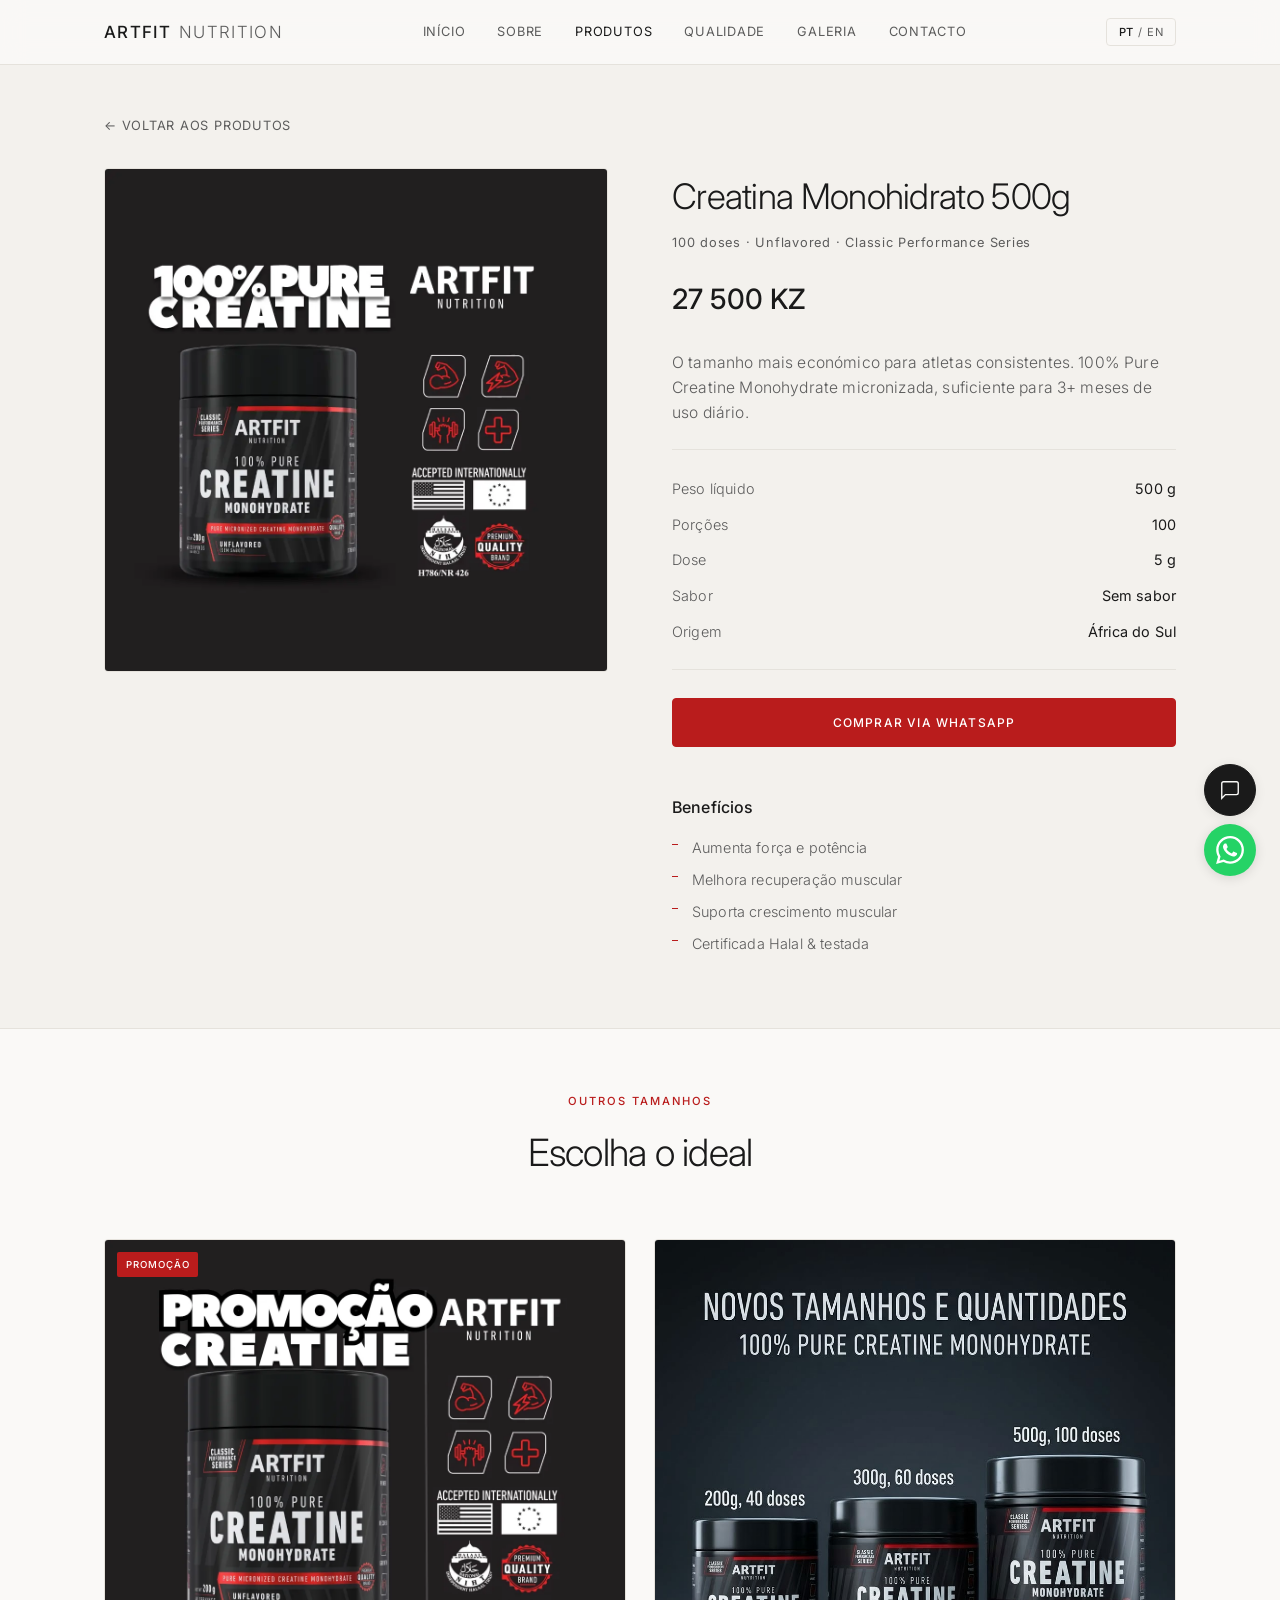
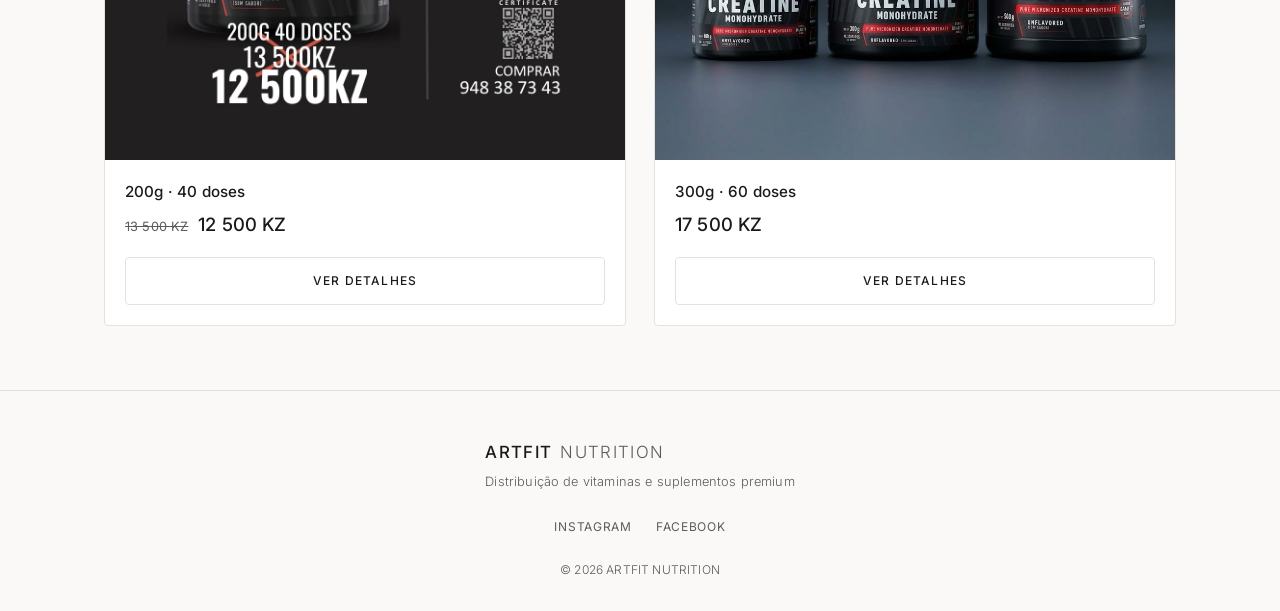
<file: artfit-nutrition/product-500g.html>
<!DOCTYPE html>
<html lang="pt">
<head>
  <meta charset="UTF-8">
  <meta name="viewport" content="width=device-width, initial-scale=1.0">
  <meta name="description" content="ARTFIT Creatina Monohidrato 500g – 100% Pure, micronizada, 100 doses. 27 500 KZ.">
  <title>Creatina 500g | ARTFIT NUTRITION</title>
  <link rel="icon" href="assets/favicon.svg" type="image/svg+xml">
  <link rel="preconnect" href="https://fonts.googleapis.com">
  <link rel="preconnect" href="https://fonts.gstatic.com" crossorigin>
  <link href="https://fonts.googleapis.com/css2?family=Inter:wght@300;400;500;600&display=swap" rel="stylesheet">
  <link rel="stylesheet" href="styles.css">
</head>
<body>
  <header class="header">
    <div class="container header-inner">
      <a href="index.html" class="logo">ARTFIT <span>NUTRITION</span></a>
      <nav class="nav" id="nav">
        <a href="index.html#home" class="nav-link" data-i18n="nav_home">Início</a>
        <a href="index.html#about" class="nav-link" data-i18n="nav_about">Sobre</a>
        <a href="index.html#products" class="nav-link active" data-i18n="nav_products">Produtos</a>
        <a href="index.html#quality" class="nav-link" data-i18n="nav_quality">Qualidade</a>
        <a href="index.html#gallery" class="nav-link" data-i18n="nav_gallery">Galeria</a>
        <a href="index.html#contact" class="nav-link" data-i18n="nav_contact">Contacto</a>
      </nav>
      <div class="header-actions">
        <button class="lang-toggle" id="langToggle" aria-label="Toggle language"><span class="lang-active">PT</span> / <span>EN</span></button>
        <button class="hamburger" id="hamburger" aria-label="Menu"><span></span><span></span><span></span></button>
      </div>
    </div>
  </header>

  <section class="product-hero">
    <div class="container">
      <a href="index.html#products" class="back-link" data-i18n="back">← Voltar aos produtos</a>
      <div class="product-detail-grid">
        <div class="product-gallery">
          <img src="assets/images/product-icons.jpg" alt="Creatina ARTFIT 500g">
        </div>
        <div class="product-info">
          <h1>Creatina Monohidrato 500g</h1>
          <p class="sku">100 doses · Unflavored · Classic Performance Series</p>
          <div class="price-block">
            <span class="current">27 500 KZ</span>
          </div>
          <p class="desc" data-i18n="p500_desc">O tamanho mais económico para atletas consistentes. 100% Pure Creatine Monohydrate micronizada, suficiente para 3+ meses de uso diário.</p>
          <ul class="product-meta">
            <li><span data-i18n="meta_weight">Peso líquido</span><span>500 g</span></li>
            <li><span data-i18n="meta_serv">Porções</span><span>100</span></li>
            <li><span data-i18n="meta_dose">Dose</span><span>5 g</span></li>
            <li><span data-i18n="meta_flavor">Sabor</span><span>Sem sabor</span></li>
            <li><span data-i18n="meta_origin">Origem</span><span>África do Sul</span></li>
          </ul>
          <div class="product-actions">
            <a href="https://wa.me/244948387343?text=Ol%C3%A1%2C%20quero%20comprar%20Creatina%20ARTFIT%20500g%20-%2027%20500%20KZ" class="btn btn-primary" target="_blank" rel="noopener" data-i18n="buy_now">Comprar via WhatsApp</a>
          </div>
          <div class="benefits">
            <h3 data-i18n="benefits_title">Benefícios</h3>
            <ul>
              <li data-i18n="b1">Aumenta força e potência</li>
              <li data-i18n="b2">Melhora recuperação muscular</li>
              <li data-i18n="b3">Suporta crescimento muscular</li>
              <li data-i18n="b4">Certificada Halal & testada</li>
            </ul>
          </div>
        </div>
      </div>
    </div>
  </section>

  <section class="related">
    <div class="container">
      <div class="section-header">
        <p class="section-eyebrow" data-i18n="related_eyebrow">OUTROS TAMANHOS</p>
        <h2 class="section-title" data-i18n="related_title">Escolha o ideal</h2>
      </div>
      <div class="products-grid" style="grid-template-columns: repeat(auto-fit, minmax(240px, 1fr));">
        <article class="product-card">
          <a href="product-200g.html" class="product-img-wrap"><img src="assets/images/promo-creatine.jpg" alt="200g"><span class="badge" data-i18n="badge_promo">PROMOÇÃO</span></a>
          <div class="product-body">
            <h3 class="product-name">200g · 40 doses</h3>
            <div class="product-price"><span class="old">13 500 KZ</span><span class="current">12 500 KZ</span></div>
            <a href="product-200g.html" class="btn btn-outline" data-i18n="view_btn">Ver detalhes</a>
          </div>
        </article>
        <article class="product-card">
          <a href="product-300g.html" class="product-img-wrap"><img src="assets/images/sizes.jpg" alt="300g"></a>
          <div class="product-body">
            <h3 class="product-name">300g · 60 doses</h3>
            <div class="product-price"><span class="current">17 500 KZ</span></div>
            <a href="product-300g.html" class="btn btn-outline" data-i18n="view_btn">Ver detalhes</a>
          </div>
        </article>
      </div>
    </div>
  </section>

  <footer class="footer">
    <div class="container footer-inner">
      <div class="footer-brand">
        <a href="index.html" class="logo">ARTFIT <span>NUTRITION</span></a>
        <p data-i18n="footer_tag">Distribuição de vitaminas e suplementos premium</p>
      </div>
      <div class="footer-links">
        <a href="https://www.instagram.com/p/DWgnCA7jNE0/" target="_blank" rel="noopener">Instagram</a>
        <a href="https://www.facebook.com/profile.php?id=61579702071397" target="_blank" rel="noopener">Facebook</a>
      </div>
      <p class="footer-copy">&copy; 2026 ARTFIT NUTRITION</p>
    </div>
  </footer>

  <a href="https://wa.me/244948387343?text=Ol%C3%A1%2C%20quero%20comprar%20Creatina%20ARTFIT%20500g" class="whatsapp-float" target="_blank" rel="noopener" aria-label="WhatsApp">
    <svg viewBox="0 0 24 24" width="28" height="28" fill="currentColor"><path d="M17.472 14.382c-.297-.149-1.758-.867-2.03-.967-.273-.099-.471-.148-.67.15-.197.297-.767.966-.94 1.164-.173.199-.347.223-.644.075-.297-.15-1.255-.463-2.39-1.475-.883-.788-1.48-1.761-1.653-2.059-.173-.297-.018-.458.13-.606.134-.133.298-.347.446-.52.149-.174.198-.298.298-.497.099-.198.05-.371-.025-.52-.075-.149-.669-1.612-.916-2.207-.242-.579-.487-.5-.669-.51-.173-.008-.371-.01-.57-.01-.198 0-.52.074-.792.372-.272.297-1.04 1.016-1.04 2.479 0 1.462 1.065 2.875 1.213 3.074.149.198 2.096 3.2 5.077 4.487.709.306 1.262.489 1.694.625.712.227 1.36.195 1.871.118.571-.085 1.758-.719 2.006-1.413.248-.694.248-1.289.173-1.413-.074-.124-.272-.198-.57-.347m-5.421 7.403h-.004a9.87 9.87 0 01-5.031-1.378l-.361-.214-3.741.982.998-3.648-.235-.374a9.86 9.86 0 01-1.51-5.26c.001-5.45 4.436-9.884 9.888-9.884 2.64 0 5.122 1.03 6.988 2.898a9.825 9.825 0 012.893 6.994c-.003 5.45-4.435 9.884-9.885 9.884m8.413-18.297A11.815 11.815 0 0012.05 0C5.495 0 .16 5.335.157 11.892c0 2.096.547 4.142 1.588 5.945L.057 24l6.305-1.654a11.882 11.882 0 005.683 1.448h.005c6.554 0 11.89-5.335 11.893-11.893a11.821 11.821 0 00-3.48-8.413z"/></svg>
  </a>
  <script src="script.js"></script>
</body>
</html>
</file>
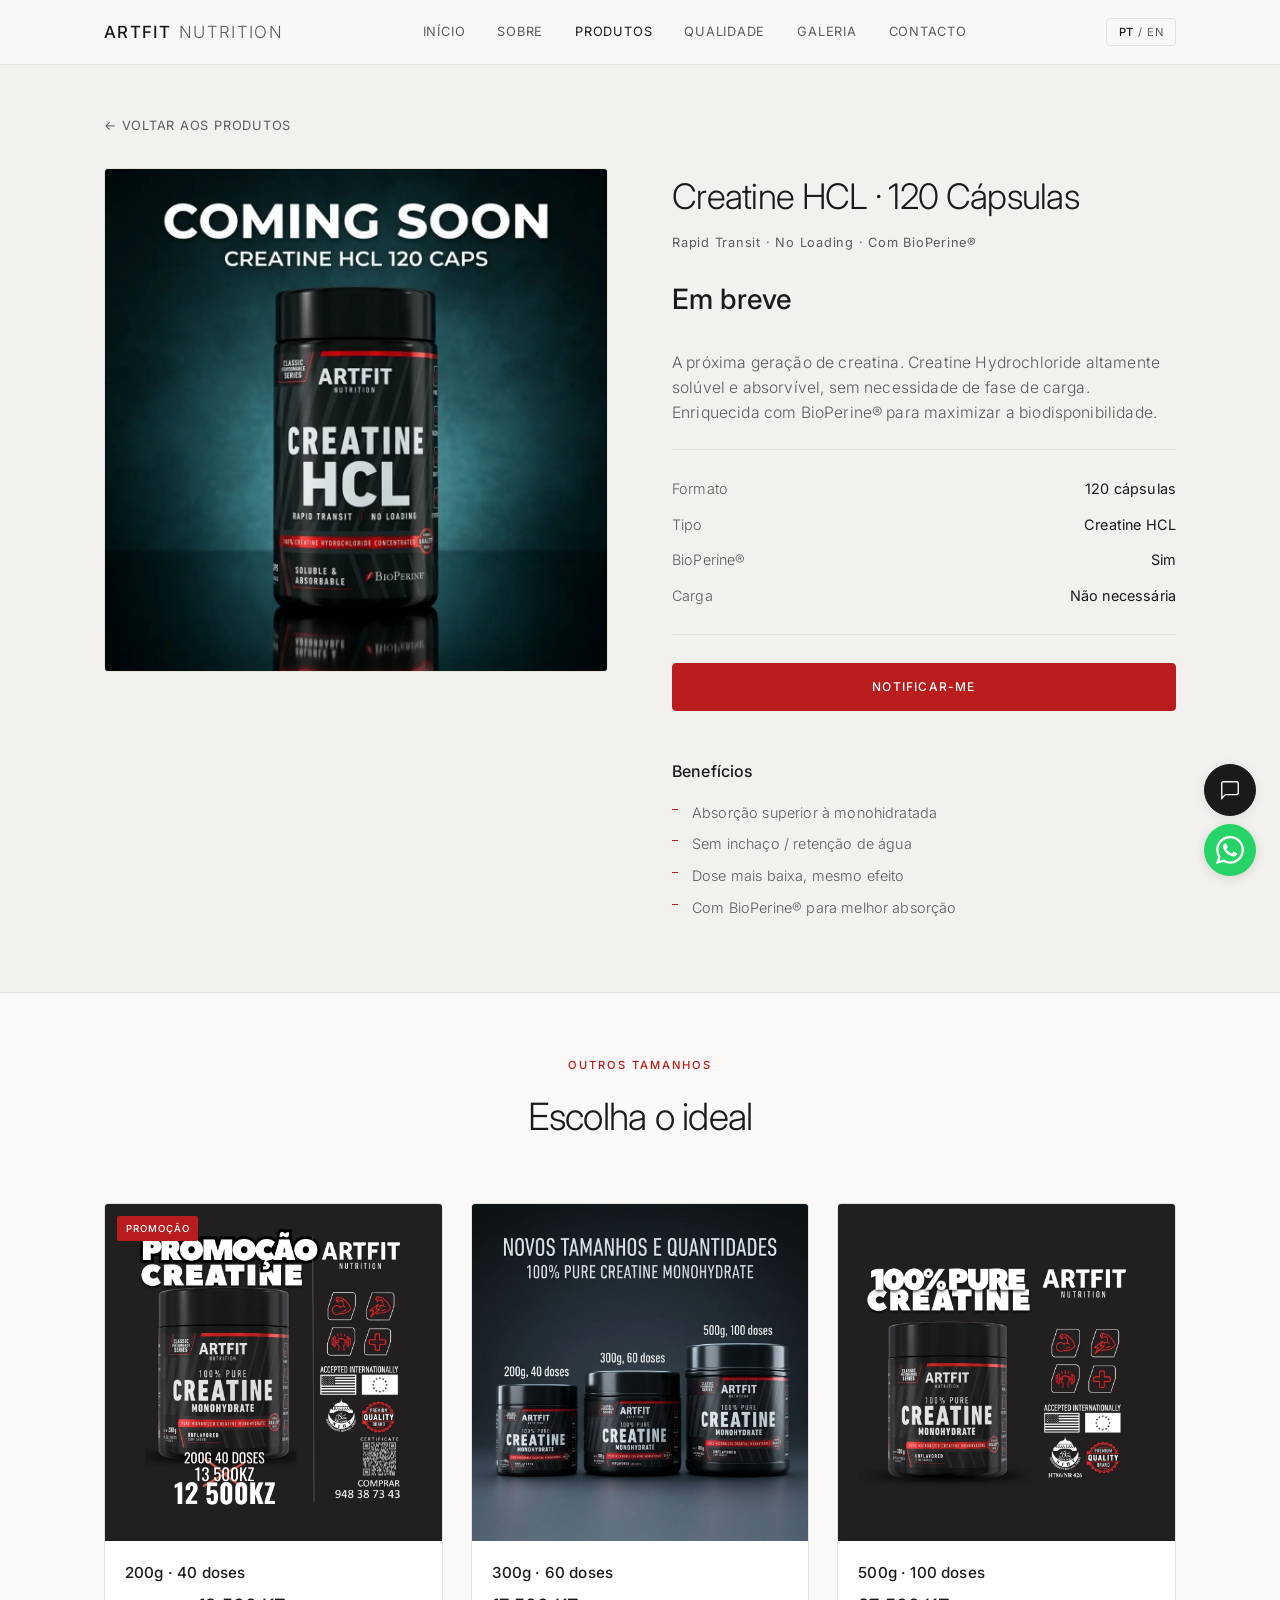
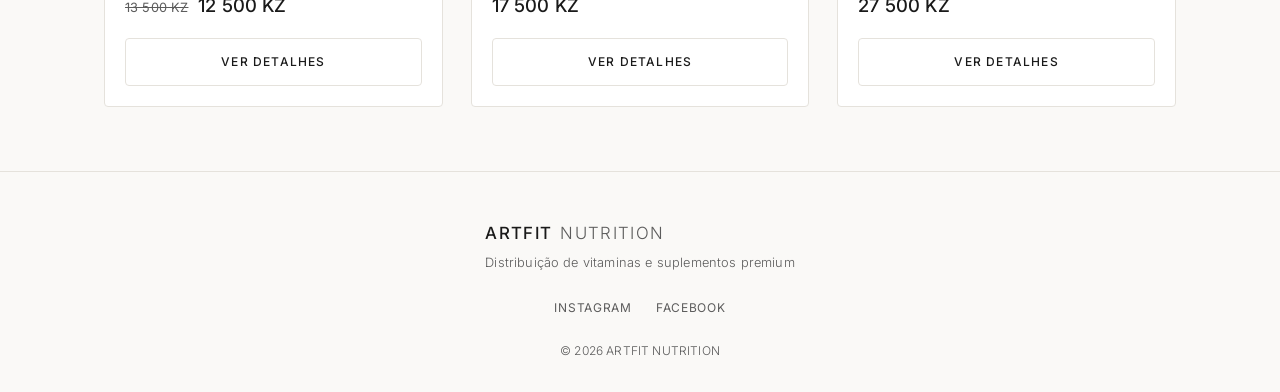
<file: artfit-nutrition/product-hcl.html>
<!DOCTYPE html>
<html lang="pt">
<head>
  <meta charset="UTF-8">
  <meta name="viewport" content="width=device-width, initial-scale=1.0">
  <meta name="description" content="ARTFIT Creatine HCL 120 cápsulas – Em breve. Rapid Transit, No Loading, com BioPerine®.">
  <title>Creatine HCL | ARTFIT NUTRITION</title>
  <link rel="icon" href="assets/favicon.svg" type="image/svg+xml">
  <link rel="preconnect" href="https://fonts.googleapis.com">
  <link rel="preconnect" href="https://fonts.gstatic.com" crossorigin>
  <link href="https://fonts.googleapis.com/css2?family=Inter:wght@300;400;500;600&display=swap" rel="stylesheet">
  <link rel="stylesheet" href="styles.css">
</head>
<body>
  <header class="header">
    <div class="container header-inner">
      <a href="index.html" class="logo">ARTFIT <span>NUTRITION</span></a>
      <nav class="nav" id="nav">
        <a href="index.html#home" class="nav-link" data-i18n="nav_home">Início</a>
        <a href="index.html#about" class="nav-link" data-i18n="nav_about">Sobre</a>
        <a href="index.html#products" class="nav-link active" data-i18n="nav_products">Produtos</a>
        <a href="index.html#quality" class="nav-link" data-i18n="nav_quality">Qualidade</a>
        <a href="index.html#gallery" class="nav-link" data-i18n="nav_gallery">Galeria</a>
        <a href="index.html#contact" class="nav-link" data-i18n="nav_contact">Contacto</a>
      </nav>
      <div class="header-actions">
        <button class="lang-toggle" id="langToggle" aria-label="Toggle language"><span class="lang-active">PT</span> / <span>EN</span></button>
        <button class="hamburger" id="hamburger" aria-label="Menu"><span></span><span></span><span></span></button>
      </div>
    </div>
  </header>

  <section class="product-hero">
    <div class="container">
      <a href="index.html#products" class="back-link" data-i18n="back">← Voltar aos produtos</a>
      <div class="product-detail-grid">
        <div class="product-gallery">
          <img src="assets/images/coming-soon-hcl.jpg" alt="Creatine HCL ARTFIT">
        </div>
        <div class="product-info">
          <h1>Creatine HCL · 120 Cápsulas</h1>
          <p class="sku">Rapid Transit · No Loading · Com BioPerine®</p>
          <div class="price-block">
            <span class="current" data-i18n="soon_price">Em breve</span>
          </div>
          <p class="desc" data-i18n="phcl_desc">A próxima geração de creatina. Creatine Hydrochloride altamente solúvel e absorvível, sem necessidade de fase de carga. Enriquecida com BioPerine® para maximizar a biodisponibilidade.</p>
          <ul class="product-meta">
            <li><span data-i18n="meta_form">Formato</span><span>120 cápsulas</span></li>
            <li><span data-i18n="meta_type">Tipo</span><span>Creatine HCL</span></li>
            <li><span>BioPerine®</span><span>Sim</span></li>
            <li><span data-i18n="meta_loading">Carga</span><span data-i18n="no_loading">Não necessária</span></li>
          </ul>
          <div class="product-actions">
            <a href="https://wa.me/244948387343?text=Ol%C3%A1%2C%20quero%20ser%20notificado%20quando%20a%20Creatine%20HCL%20ARTFIT%20estiver%20dispon%C3%ADvel" class="btn btn-primary" target="_blank" rel="noopener" data-i18n="notify_btn">Notificar-me no WhatsApp</a>
          </div>
          <div class="benefits">
            <h3 data-i18n="benefits_title">Benefícios esperados</h3>
            <ul>
              <li data-i18n="bh1">Absorção superior à monohidratada</li>
              <li data-i18n="bh2">Sem inchaço / retenção de água</li>
              <li data-i18n="bh3">Dose mais baixa, mesmo efeito</li>
              <li data-i18n="bh4">Com BioPerine® para melhor absorção</li>
            </ul>
          </div>
        </div>
      </div>
    </div>
  </section>

  <section class="related">
    <div class="container">
      <div class="section-header">
        <p class="section-eyebrow" data-i18n="related_eyebrow">DISPONÍVEL AGORA</p>
        <h2 class="section-title" data-i18n="related_title">Creatina Monohidrato</h2>
      </div>
      <div class="products-grid" style="grid-template-columns: repeat(auto-fit, minmax(240px, 1fr));">
        <article class="product-card">
          <a href="product-200g.html" class="product-img-wrap"><img src="assets/images/promo-creatine.jpg" alt="200g"><span class="badge" data-i18n="badge_promo">PROMOÇÃO</span></a>
          <div class="product-body">
            <h3 class="product-name">200g · 40 doses</h3>
            <div class="product-price"><span class="old">13 500 KZ</span><span class="current">12 500 KZ</span></div>
            <a href="product-200g.html" class="btn btn-outline" data-i18n="view_btn">Ver detalhes</a>
          </div>
        </article>
        <article class="product-card">
          <a href="product-300g.html" class="product-img-wrap"><img src="assets/images/sizes.jpg" alt="300g"></a>
          <div class="product-body">
            <h3 class="product-name">300g · 60 doses</h3>
            <div class="product-price"><span class="current">17 500 KZ</span></div>
            <a href="product-300g.html" class="btn btn-outline" data-i18n="view_btn">Ver detalhes</a>
          </div>
        </article>
        <article class="product-card">
          <a href="product-500g.html" class="product-img-wrap"><img src="assets/images/product-icons.jpg" alt="500g"></a>
          <div class="product-body">
            <h3 class="product-name">500g · 100 doses</h3>
            <div class="product-price"><span class="current">27 500 KZ</span></div>
            <a href="product-500g.html" class="btn btn-outline" data-i18n="view_btn">Ver detalhes</a>
          </div>
        </article>
      </div>
    </div>
  </section>

  <footer class="footer">
    <div class="container footer-inner">
      <div class="footer-brand">
        <a href="index.html" class="logo">ARTFIT <span>NUTRITION</span></a>
        <p data-i18n="footer_tag">Distribuição de vitaminas e suplementos premium</p>
      </div>
      <div class="footer-links">
        <a href="https://www.instagram.com/p/DWgnCA7jNE0/" target="_blank" rel="noopener">Instagram</a>
        <a href="https://www.facebook.com/profile.php?id=61579702071397" target="_blank" rel="noopener">Facebook</a>
      </div>
      <p class="footer-copy">&copy; 2026 ARTFIT NUTRITION</p>
    </div>
  </footer>

  <a href="https://wa.me/244948387343?text=Ol%C3%A1%2C%20quero%20ser%20notificado%20quando%20a%20Creatine%20HCL%20estiver%20dispon%C3%ADvel" class="whatsapp-float" target="_blank" rel="noopener" aria-label="WhatsApp">
    <svg viewBox="0 0 24 24" width="28" height="28" fill="currentColor"><path d="M17.472 14.382c-.297-.149-1.758-.867-2.03-.967-.273-.099-.471-.148-.67.15-.197.297-.767.966-.94 1.164-.173.199-.347.223-.644.075-.297-.15-1.255-.463-2.39-1.475-.883-.788-1.48-1.761-1.653-2.059-.173-.297-.018-.458.13-.606.134-.133.298-.347.446-.52.149-.174.198-.298.298-.497.099-.198.05-.371-.025-.52-.075-.149-.669-1.612-.916-2.207-.242-.579-.487-.5-.669-.51-.173-.008-.371-.01-.57-.01-.198 0-.52.074-.792.372-.272.297-1.04 1.016-1.04 2.479 0 1.462 1.065 2.875 1.213 3.074.149.198 2.096 3.2 5.077 4.487.709.306 1.262.489 1.694.625.712.227 1.36.195 1.871.118.571-.085 1.758-.719 2.006-1.413.248-.694.248-1.289.173-1.413-.074-.124-.272-.198-.57-.347m-5.421 7.403h-.004a9.87 9.87 0 01-5.031-1.378l-.361-.214-3.741.982.998-3.648-.235-.374a9.86 9.86 0 01-1.51-5.26c.001-5.45 4.436-9.884 9.888-9.884 2.64 0 5.122 1.03 6.988 2.898a9.825 9.825 0 012.893 6.994c-.003 5.45-4.435 9.884-9.885 9.884m8.413-18.297A11.815 11.815 0 0012.05 0C5.495 0 .16 5.335.157 11.892c0 2.096.547 4.142 1.588 5.945L.057 24l6.305-1.654a11.882 11.882 0 005.683 1.448h.005c6.554 0 11.89-5.335 11.893-11.893a11.821 11.821 0 00-3.48-8.413z"/></svg>
  </a>
  <script src="script.js"></script>
</body>
</html>
</file>
<file: artfit-nutrition/styles.css>
/* ========================================
   ARTFIT NUTRITION – Luxury Minimalism
   ======================================== */

:root {
  --bg: #faf9f7;
  --bg-alt: #f3f1ed;
  --text: #1a1a1a;
  --text-muted: #5c5c5c;
  --accent: #b91c1c;
  --accent-soft: #dc2626;
  --border: #e5e2dc;
  --white: #ffffff;
  --radius: 4px;
  --font: 'Inter', system-ui, -apple-system, sans-serif;
  --transition: 0.25s ease;
}

*,
*::before,
*::after {
  box-sizing: border-box;
  margin: 0;
  padding: 0;
}

html {
  scroll-behavior: smooth;
  font-size: 16px;
}

body {
  font-family: var(--font);
  font-weight: 400;
  color: var(--text);
  background: var(--bg);
  line-height: 1.6;
  letter-spacing: 0.01em;
  -webkit-font-smoothing: antialiased;
}

img, video {
  max-width: 100%;
  height: auto;
  display: block;
}

a {
  color: inherit;
  text-decoration: none;
  transition: color var(--transition);
}

ul { list-style: none; }

.container {
  width: 100%;
  max-width: 1120px;
  margin: 0 auto;
  padding: 0 1.5rem;
}

/* ========== Header ========== */
.header {
  position: fixed;
  top: 0;
  left: 0;
  right: 0;
  z-index: 100;
  background: rgba(250, 249, 247, 0.92);
  backdrop-filter: blur(12px);
  border-bottom: 1px solid var(--border);
}

.header-inner {
  display: flex;
  align-items: center;
  justify-content: space-between;
  height: 64px;
}

.logo {
  display: flex;
  align-items: center;
  gap: 0.5rem;
  font-weight: 500;
  font-size: 1.05rem;
  letter-spacing: 0.08em;
  text-transform: uppercase;
}

.logo img {
  height: 22px;
  width: auto;
}

.logo span {
  font-weight: 300;
  color: var(--text-muted);
}

.nav {
  display: none;
  gap: 2rem;
}

.nav-link {
  font-size: 0.8rem;
  font-weight: 400;
  letter-spacing: 0.06em;
  text-transform: uppercase;
  color: var(--text-muted);
  position: relative;
}

.nav-link:hover,
.nav-link.active {
  color: var(--text);
}

.nav-link::after {
  content: '';
  position: absolute;
  bottom: -4px;
  left: 0;
  width: 0;
  height: 1px;
  background: var(--accent);
  transition: width var(--transition);
}

.nav-link:hover::after {
  width: 100%;
}

.header-actions {
  display: flex;
  align-items: center;
  gap: 1rem;
}

.lang-toggle {
  background: none;
  border: 1px solid var(--border);
  padding: 0.35rem 0.7rem;
  font-size: 0.7rem;
  letter-spacing: 0.08em;
  font-family: inherit;
  color: var(--text-muted);
  cursor: pointer;
  border-radius: var(--radius);
  transition: all var(--transition);
}

.lang-toggle:hover {
  border-color: var(--text);
  color: var(--text);
}

.lang-toggle .lang-active {
  color: var(--text);
  font-weight: 500;
}

/* Hamburger */
.hamburger {
  display: flex;
  flex-direction: column;
  justify-content: center;
  gap: 5px;
  width: 28px;
  height: 28px;
  background: none;
  border: none;
  cursor: pointer;
  padding: 0;
}

.hamburger span {
  display: block;
  width: 100%;
  height: 1.5px;
  background: var(--text);
  transition: all 0.3s ease;
  transform-origin: center;
}

.hamburger.open span:nth-child(1) {
  transform: translateY(6.5px) rotate(45deg);
}

.hamburger.open span:nth-child(2) {
  opacity: 0;
}

.hamburger.open span:nth-child(3) {
  transform: translateY(-6.5px) rotate(-45deg);
}

@media (max-width: 900px) {
  .nav {
    position: fixed;
    top: 64px;
    left: 0;
    right: 0;
    background: var(--bg);
    border-bottom: 1px solid var(--border);
    flex-direction: column;
    padding: 1.5rem;
    gap: 1.25rem;
    transform: translateY(-120%);
    opacity: 0;
    pointer-events: none;
    transition: all 0.3s ease;
  }
  .nav.open {
    display: flex;
    transform: translateY(0);
    opacity: 1;
    pointer-events: auto;
  }
}

@media (min-width: 901px) {
  .nav { display: flex; }
  .hamburger { display: none; }
}

/* ========== Hero (video capable) ========== */
.hero {
  position: relative;
  min-height: 100vh;
  display: flex;
  align-items: flex-end;
  padding: 6rem 0 5rem;
  overflow: hidden;
}

.hero-bg {
  position: absolute;
  inset: 0;
  z-index: 0;
}

.hero-bg video,
.hero-bg img,
.hero-video {
  position: absolute;
  inset: 0;
  width: 100%;
  height: 100%;
  object-fit: cover;
  object-position: center center;
  opacity: 0;
  transition: opacity 1.2s ease;
}

.hero-video.active {
  opacity: 1;
  z-index: 1;
}

.hero-overlay {
  position: absolute;
  inset: 0;
  background: linear-gradient(
    to top,
    rgba(26, 26, 26, 0.88) 0%,
    rgba(26, 26, 26, 0.45) 45%,
    rgba(26, 26, 26, 0.25) 100%
  );
}

.hero-content {
  position: relative;
  z-index: 1;
  color: var(--white);
  max-width: 560px;
}

.hero-eyebrow {
  font-size: 0.7rem;
  letter-spacing: 0.2em;
  text-transform: uppercase;
  font-weight: 400;
  margin-bottom: 1rem;
  opacity: 0.85;
}

.hero-title {
  font-size: clamp(2.8rem, 8vw, 4.5rem);
  font-weight: 300;
  line-height: 1.05;
  letter-spacing: -0.02em;
  margin-bottom: 0.75rem;
}

.hero-sub {
  font-size: 0.95rem;
  font-weight: 300;
  opacity: 0.9;
  margin-bottom: 1.5rem;
}

.hero-price {
  display: flex;
  align-items: baseline;
  gap: 1rem;
  margin-bottom: 2rem;
}

.old-price {
  font-size: 1rem;
  text-decoration: line-through;
  opacity: 0.6;
}

.new-price {
  font-size: 1.75rem;
  font-weight: 500;
}

/* ========== Buttons ========== */
.btn {
  display: inline-flex;
  align-items: center;
  justify-content: center;
  padding: 0.85rem 1.75rem;
  font-size: 0.75rem;
  font-weight: 500;
  letter-spacing: 0.1em;
  text-transform: uppercase;
  border-radius: var(--radius);
  cursor: pointer;
  transition: all var(--transition);
  font-family: inherit;
  border: 1.5px solid transparent;
}

.btn-primary {
  background: var(--accent);
  color: var(--white);
  border-color: var(--accent);
}

.btn-primary:hover {
  background: var(--accent-soft);
  border-color: var(--accent-soft);
}

.btn-outline {
  background: transparent;
  color: var(--text);
  border-color: var(--border);
}

.btn-outline:hover {
  border-color: var(--text);
}

.btn-outline-light {
  background: transparent;
  color: var(--white);
  border-color: rgba(255,255,255,0.4);
}

.btn-outline-light:hover {
  border-color: var(--white);
}

.btn:disabled {
  opacity: 0.45;
  cursor: not-allowed;
}

/* ========== Sections ========== */
.section {
  padding: 5.5rem 0;
}

.section-header {
  text-align: center;
  max-width: 640px;
  margin: 0 auto 3.5rem;
}

.section-eyebrow {
  font-size: 0.7rem;
  letter-spacing: 0.18em;
  text-transform: uppercase;
  color: var(--accent);
  font-weight: 500;
  margin-bottom: 0.75rem;
}

.section-title {
  font-size: clamp(1.75rem, 4vw, 2.35rem);
  font-weight: 300;
  letter-spacing: -0.02em;
  margin-bottom: 0.75rem;
}

.section-desc {
  font-size: 0.95rem;
  color: var(--text-muted);
  font-weight: 300;
}

/* ========== About ========== */
.about-grid {
  display: grid;
  gap: 3rem;
  align-items: center;
}

@media (min-width: 768px) {
  .about-grid {
    grid-template-columns: 1fr 1fr;
    gap: 4rem;
  }
}

.about-text p {
  font-weight: 300;
  color: var(--text-muted);
  margin-bottom: 1.25rem;
  font-size: 0.98rem;
}

.about-list {
  margin-top: 1.5rem;
}

.about-list li {
  position: relative;
  padding-left: 1.25rem;
  margin-bottom: 0.6rem;
  font-size: 0.9rem;
}

.about-list li::before {
  content: '';
  position: absolute;
  left: 0;
  top: 0.55em;
  width: 6px;
  height: 1px;
  background: var(--accent);
}

.about-image {
  border: 1px solid var(--border);
  border-radius: var(--radius);
  overflow: hidden;
}

.about-image img {
  width: 100%;
  aspect-ratio: 4/5;
  object-fit: cover;
}

/* ========== Products ========== */
.products {
  background: var(--bg-alt);
}

.products-grid {
  display: grid;
  gap: 1.75rem;
  grid-template-columns: 1fr;
}

@media (min-width: 600px) {
  .products-grid {
    grid-template-columns: repeat(2, 1fr);
  }
}

@media (min-width: 960px) {
  .products-grid {
    grid-template-columns: repeat(4, 1fr);
  }
}

.product-card {
  background: var(--white);
  border: 1px solid var(--border);
  border-radius: var(--radius);
  overflow: hidden;
  display: flex;
  flex-direction: column;
  transition: border-color var(--transition);
}

.product-card:hover {
  border-color: #ccc;
}

.product-img-wrap {
  position: relative;
  aspect-ratio: 1;
  overflow: hidden;
  background: #111;
}

.product-img-wrap img {
  width: 100%;
  height: 100%;
  object-fit: cover;
}

.badge {
  position: absolute;
  top: 0.75rem;
  left: 0.75rem;
  background: var(--accent);
  color: white;
  font-size: 0.6rem;
  letter-spacing: 0.1em;
  padding: 0.3rem 0.55rem;
  font-weight: 500;
  border-radius: 2px;
}

.badge-soon {
  background: var(--text);
}

.product-body {
  padding: 1.25rem;
  display: flex;
  flex-direction: column;
  flex: 1;
}

.product-name {
  font-size: 0.95rem;
  font-weight: 500;
  margin-bottom: 0.35rem;
}

.product-desc {
  font-size: 0.8rem;
  color: var(--text-muted);
  font-weight: 300;
  margin-bottom: 1rem;
  flex: 1;
}

.product-price {
  display: flex;
  align-items: baseline;
  gap: 0.6rem;
  margin-bottom: 1.1rem;
}

.product-price .old {
  font-size: 0.8rem;
  text-decoration: line-through;
  color: var(--text-muted);
}

.product-price .current {
  font-size: 1.15rem;
  font-weight: 500;
}

.product-card .btn {
  width: 100%;
}

.coming-soon {
  opacity: 0.92;
}

/* ========== Quality ========== */
.quality-grid {
  display: grid;
  gap: 1.75rem;
  grid-template-columns: 1fr;
}

@media (min-width: 600px) {
  .quality-grid {
    grid-template-columns: repeat(2, 1fr);
  }
}

@media (min-width: 960px) {
  .quality-grid {
    grid-template-columns: repeat(4, 1fr);
  }
}

.quality-card {
  border: 1px solid var(--border);
  border-radius: var(--radius);
  overflow: hidden;
  background: var(--white);
}

.quality-card img {
  width: 100%;
  aspect-ratio: 1;
  object-fit: cover;
}

.quality-card h3 {
  font-size: 0.9rem;
  font-weight: 500;
  padding: 1rem 1rem 0.35rem;
}

.quality-card p {
  font-size: 0.8rem;
  color: var(--text-muted);
  font-weight: 300;
  padding: 0 1rem 1.25rem;
  line-height: 1.5;
}

/* ========== Video Section ========== */
.video-section {
  position: relative;
  background: #0d0d0d;
  color: var(--white);
  overflow: hidden;
}

.video-section .section-header {
  position: relative;
  z-index: 2;
}

.video-section .section-eyebrow {
  color: #f87171;
}

.video-section .section-title {
  color: var(--white);
}

.video-grid {
  display: grid;
  gap: 1.5rem;
  grid-template-columns: 1fr;
}

@media (min-width: 768px) {
  .video-grid {
    grid-template-columns: 1.2fr 1fr;
  }
  .video-grid.video-grid-3 {
    grid-template-columns: repeat(3, 1fr);
  }
}

@media (max-width: 767px) {
  .video-grid.video-grid-3 {
    grid-template-columns: 1fr;
  }
}

.video-wrap {
  position: relative;
  border: 1px solid rgba(255,255,255,0.12);
  border-radius: var(--radius);
  overflow: hidden;
  background: #111;
  aspect-ratio: 9/16;
  max-height: 520px;
}

.video-wrap video {
  width: 100%;
  height: 100%;
  object-fit: cover;
}

.video-wrap.landscape {
  aspect-ratio: 16/9;
  max-height: none;
}

.video-caption {
  margin-top: 0.75rem;
  font-size: 0.8rem;
  color: rgba(255,255,255,0.6);
  font-weight: 300;
}

/* ========== Gallery ========== */
.gallery {
  background: var(--bg-alt);
}

.gallery-grid {
  display: grid;
  gap: 1px;
  grid-template-columns: repeat(2, 1fr);
  background: var(--border);
  border: 1px solid var(--border);
}

@media (min-width: 768px) {
  .gallery-grid {
    grid-template-columns: repeat(3, 1fr);
  }
}

.gallery-item {
  overflow: hidden;
  background: #111;
}

.gallery-item img {
  width: 100%;
  aspect-ratio: 1;
  object-fit: cover;
  transition: transform 0.5s ease;
}

.gallery-item:hover img {
  transform: scale(1.04);
}

.gallery-cta {
  text-align: center;
  margin-top: 2.5rem;
}

/* ========== Contact ========== */
.contact-grid {
  display: grid;
  gap: 3rem;
}

@media (min-width: 768px) {
  .contact-grid {
    grid-template-columns: 1fr 1.4fr;
    gap: 4rem;
  }
}

.info-item {
  margin-bottom: 1.75rem;
}

.info-item h4 {
  font-size: 0.7rem;
  letter-spacing: 0.12em;
  text-transform: uppercase;
  color: var(--text-muted);
  font-weight: 500;
  margin-bottom: 0.35rem;
}

.info-item p,
.info-item a {
  font-size: 1rem;
  font-weight: 400;
}

.info-item a:hover {
  color: var(--accent);
}

.contact-form {
  border: 1px solid var(--border);
  padding: 2rem;
  border-radius: var(--radius);
  background: var(--white);
}

.form-group {
  margin-bottom: 1.25rem;
}

.form-group label {
  display: block;
  font-size: 0.7rem;
  letter-spacing: 0.1em;
  text-transform: uppercase;
  color: var(--text-muted);
  margin-bottom: 0.4rem;
  font-weight: 500;
}

.form-group input,
.form-group textarea {
  width: 100%;
  padding: 0.75rem 0.9rem;
  border: 1px solid var(--border);
  border-radius: var(--radius);
  font-family: inherit;
  font-size: 0.95rem;
  font-weight: 300;
  background: var(--bg);
  color: var(--text);
  transition: border-color var(--transition);
  resize: vertical;
}

.form-group input:focus,
.form-group textarea:focus {
  outline: none;
  border-color: var(--text);
}

.contact-form .btn {
  width: 100%;
  margin-top: 0.5rem;
}

/* ========== Footer ========== */
.footer {
  border-top: 1px solid var(--border);
  padding: 3rem 0 2rem;
}

.footer-inner {
  display: flex;
  flex-direction: column;
  gap: 1.5rem;
  align-items: center;
  text-align: center;
}

.footer-brand p {
  font-size: 0.8rem;
  color: var(--text-muted);
  font-weight: 300;
  margin-top: 0.4rem;
}

.footer-links {
  display: flex;
  flex-wrap: wrap;
  gap: 1.5rem;
  justify-content: center;
}

.footer-links a {
  font-size: 0.75rem;
  letter-spacing: 0.06em;
  text-transform: uppercase;
  color: var(--text-muted);
}

.footer-links a:hover {
  color: var(--text);
}

.footer-copy {
  font-size: 0.75rem;
  color: var(--text-muted);
  font-weight: 300;
}

/* ========== WhatsApp Float ========== */
.whatsapp-float {
  position: fixed;
  bottom: 1.5rem;
  right: 1.5rem;
  z-index: 99;
  width: 52px;
  height: 52px;
  background: #25d366;
  color: white;
  border-radius: 50%;
  display: flex;
  align-items: center;
  justify-content: center;
  box-shadow: 0 2px 12px rgba(0, 0, 0, 0.12);
  transition: transform var(--transition), box-shadow var(--transition);
}

.whatsapp-float:hover {
  transform: scale(1.06);
  box-shadow: 0 4px 16px rgba(0, 0, 0, 0.18);
}


/* ========== AI Chat Assistant ========== */
.chat-fab {
  position: fixed;
  bottom: 5.25rem;
  right: 1.5rem;
  z-index: 100;
  width: 52px;
  height: 52px;
  background: var(--text);
  color: var(--bg);
  border: 1px solid var(--text);
  border-radius: 50%;
  display: flex;
  align-items: center;
  justify-content: center;
  cursor: pointer;
  transition: transform var(--transition), background var(--transition), color var(--transition);
  box-shadow: 0 2px 12px rgba(0, 0, 0, 0.08);
}

.chat-fab:hover {
  transform: scale(1.06);
  background: var(--accent, #c45c4a);
  border-color: var(--accent, #c45c4a);
  color: #fff;
}

.chat-fab[aria-expanded="true"] {
  background: var(--bg);
  color: var(--text);
  border-color: var(--border);
}

.chat-panel {
  position: fixed;
  bottom: 9.5rem;
  right: 1.5rem;
  z-index: 101;
  width: min(360px, calc(100vw - 2rem));
  height: min(480px, calc(100vh - 11rem));
  background: var(--bg);
  border: 1px solid var(--border);
  border-radius: 6px;
  display: flex;
  flex-direction: column;
  opacity: 0;
  visibility: hidden;
  transform: translateY(12px);
  transition: opacity 0.25s ease, transform 0.25s ease, visibility 0.25s;
  box-shadow: 0 8px 32px rgba(0, 0, 0, 0.08);
  overflow: hidden;
}

.chat-panel.open {
  opacity: 1;
  visibility: visible;
  transform: translateY(0);
}

.chat-header {
  display: flex;
  align-items: center;
  justify-content: space-between;
  padding: 0.9rem 1rem;
  border-bottom: 1px solid var(--border);
  background: var(--bg-alt, #f3efe8);
}

.chat-header-info {
  display: flex;
  align-items: center;
  gap: 0.65rem;
}

.chat-avatar {
  width: 32px;
  height: 32px;
  border-radius: 50%;
  border: 1px solid var(--border);
  background: var(--text);
  color: var(--bg);
  display: flex;
  align-items: center;
  justify-content: center;
  font-size: 0.7rem;
  font-weight: 500;
  letter-spacing: 0.04em;
}

.chat-header h3 {
  margin: 0;
  font-size: 0.85rem;
  font-weight: 500;
  letter-spacing: 0.04em;
  text-transform: uppercase;
}

.chat-header p {
  margin: 0;
  font-size: 0.7rem;
  color: var(--text-muted, #6b6560);
  font-weight: 300;
}

.chat-close {
  background: none;
  border: 1px solid transparent;
  width: 28px;
  height: 28px;
  border-radius: 4px;
  cursor: pointer;
  color: var(--text);
  display: flex;
  align-items: center;
  justify-content: center;
  transition: border-color var(--transition);
}

.chat-close:hover {
  border-color: var(--border);
}

.chat-messages {
  flex: 1;
  overflow-y: auto;
  padding: 1rem;
  display: flex;
  flex-direction: column;
  gap: 0.75rem;
  scroll-behavior: smooth;
}

.chat-msg {
  max-width: 88%;
  padding: 0.7rem 0.9rem;
  border: 1px solid var(--border);
  border-radius: 6px;
  font-size: 0.82rem;
  font-weight: 300;
  line-height: 1.5;
  letter-spacing: 0.01em;
}

.chat-msg.bot {
  align-self: flex-start;
  background: var(--bg-alt, #f3efe8);
  border-color: var(--border);
}

.chat-msg.user {
  align-self: flex-end;
  background: var(--text);
  color: var(--bg);
  border-color: var(--text);
}

.chat-msg.bot a {
  color: var(--accent, #c45c4a);
  text-decoration: underline;
  text-underline-offset: 2px;
}

.chat-typing {
  align-self: flex-start;
  padding: 0.6rem 0.9rem;
  border: 1px solid var(--border);
  border-radius: 6px;
  background: var(--bg-alt, #f3efe8);
  font-size: 0.75rem;
  color: var(--text-muted, #6b6560);
  letter-spacing: 0.06em;
  display: none;
}

.chat-typing.visible {
  display: block;
}

.chat-suggestions {
  display: flex;
  flex-wrap: wrap;
  gap: 0.4rem;
  padding: 0 1rem 0.75rem;
}

.chat-chip {
  border: 1px solid var(--border);
  background: transparent;
  color: var(--text);
  font-size: 0.7rem;
  font-weight: 400;
  letter-spacing: 0.02em;
  padding: 0.35rem 0.65rem;
  border-radius: 20px;
  cursor: pointer;
  transition: background var(--transition), border-color var(--transition);
}

.chat-chip:hover {
  background: var(--bg-alt, #f3efe8);
  border-color: var(--text);
}

.chat-input-row {
  display: flex;
  gap: 0.4rem;
  padding: 0.75rem 1rem;
  border-top: 1px solid var(--border);
}

.chat-input-row input {
  flex: 1;
  border: 1px solid var(--border);
  background: var(--bg);
  color: var(--text);
  padding: 0.55rem 0.75rem;
  font-size: 0.82rem;
  font-weight: 300;
  border-radius: 4px;
  outline: none;
  font-family: inherit;
}

.chat-input-row input:focus {
  border-color: var(--text);
}

.chat-send {
  border: 1px solid var(--text);
  background: var(--text);
  color: var(--bg);
  width: 40px;
  height: 40px;
  border-radius: 4px;
  cursor: pointer;
  display: flex;
  align-items: center;
  justify-content: center;
  transition: opacity var(--transition);
  flex-shrink: 0;
}

.chat-send:hover {
  opacity: 0.85;
}

@media (max-width: 480px) {
  .chat-panel {
    right: 0.75rem;
    left: 0.75rem;
    width: auto;
    bottom: 9rem;
  }
  .chat-fab {
    right: 0.75rem;
  }
  .whatsapp-float {
    right: 0.75rem;
  }
}

/* ========== Product Detail Page ========== */
.product-hero {
  padding: 7rem 0 4rem;
  background: var(--bg-alt);
}

.product-detail-grid {
  display: grid;
  gap: 3rem;
  align-items: start;
}

@media (min-width: 768px) {
  .product-detail-grid {
    grid-template-columns: 1fr 1fr;
    gap: 4rem;
  }
}

.product-gallery {
  border: 1px solid var(--border);
  border-radius: var(--radius);
  overflow: hidden;
  background: #111;
}

.product-gallery img {
  width: 100%;
  aspect-ratio: 1;
  object-fit: cover;
}

.product-info h1 {
  font-size: clamp(1.6rem, 4vw, 2.2rem);
  font-weight: 300;
  letter-spacing: -0.02em;
  margin-bottom: 0.5rem;
}

.product-info .sku {
  font-size: 0.8rem;
  color: var(--text-muted);
  letter-spacing: 0.06em;
  margin-bottom: 1.5rem;
}

.product-info .price-block {
  display: flex;
  align-items: baseline;
  gap: 1rem;
  margin-bottom: 1.75rem;
}

.product-info .price-block .old {
  text-decoration: line-through;
  color: var(--text-muted);
  font-size: 1rem;
}

.product-info .price-block .current {
  font-size: 1.75rem;
  font-weight: 500;
}

.product-info .desc {
  font-weight: 300;
  color: var(--text-muted);
  margin-bottom: 1.5rem;
  font-size: 0.98rem;
}

.product-meta {
  border-top: 1px solid var(--border);
  border-bottom: 1px solid var(--border);
  padding: 1.25rem 0;
  margin-bottom: 1.75rem;
}

.product-meta li {
  display: flex;
  justify-content: space-between;
  font-size: 0.9rem;
  padding: 0.4rem 0;
}

.product-meta li span:first-child {
  color: var(--text-muted);
  font-weight: 300;
}

.product-actions {
  display: flex;
  flex-direction: column;
  gap: 0.75rem;
}

.product-actions .btn {
  width: 100%;
}

.back-link {
  display: inline-flex;
  align-items: center;
  gap: 0.4rem;
  font-size: 0.8rem;
  letter-spacing: 0.06em;
  text-transform: uppercase;
  color: var(--text-muted);
  margin-bottom: 2rem;
}

.back-link:hover {
  color: var(--text);
}

/* Benefits list on product page */
.benefits {
  margin-top: 3rem;
}

.benefits h3 {
  font-size: 1rem;
  font-weight: 500;
  margin-bottom: 1rem;
}

.benefits ul li {
  position: relative;
  padding-left: 1.25rem;
  margin-bottom: 0.55rem;
  font-size: 0.9rem;
  font-weight: 300;
  color: var(--text-muted);
}

.benefits ul li::before {
  content: '';
  position: absolute;
  left: 0;
  top: 0.55em;
  width: 6px;
  height: 1px;
  background: var(--accent);
}

/* Related products */
.related {
  padding: 4rem 0;
  border-top: 1px solid var(--border);
}

/* ========== Page header (inner pages) ========== */
.page-header {
  padding: 7rem 0 3rem;
  text-align: center;
  border-bottom: 1px solid var(--border);
}

.page-header h1 {
  font-size: clamp(1.8rem, 4vw, 2.5rem);
  font-weight: 300;
  letter-spacing: -0.02em;
}

.page-header p {
  margin-top: 0.5rem;
  color: var(--text-muted);
  font-weight: 300;
}

/* ========== Utilities ========== */
@media (max-width: 600px) {
  .section { padding: 4rem 0; }
  .hero {
    min-height: 90vh;
    padding-bottom: 4rem;
  }
  .contact-form { padding: 1.5rem; }
  .product-hero { padding-top: 6rem; }
}
</file>
